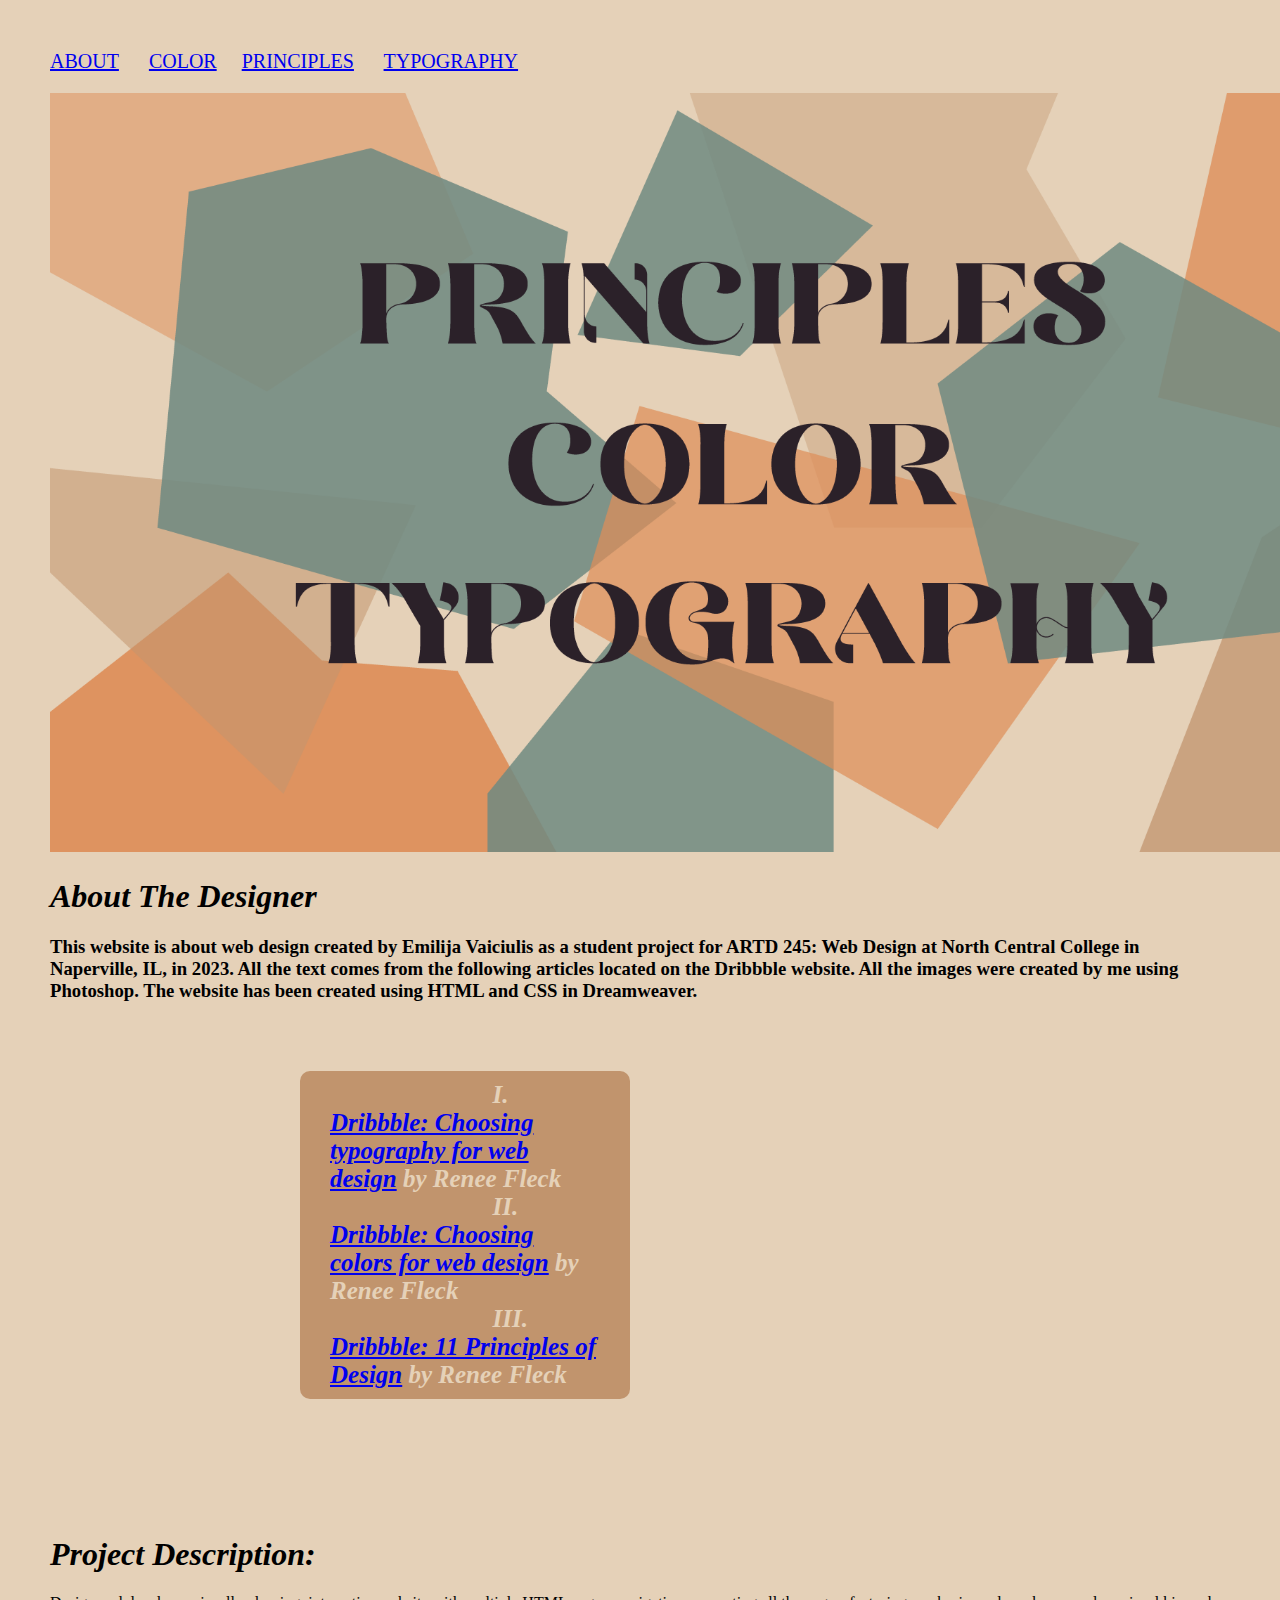
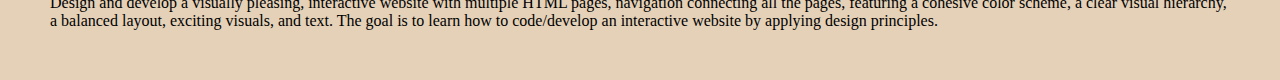
<file: index.html>
<!doctype html>
<html>
<head>
<meta charset="UTF-8">
<title>coding</title>

<link href="stylesheet.css" rel="stylesheet" type="text/css">
<style type="text/css">
body {
    background-color: #E5D1B8;
    margin-left: 50px;
    margin-top: 50px;
    margin-right: 50px;
    margin-bottom: 50px;
}
</style>
</head>
	
<body>
	<div class="container nav">
	  <p style="font-family: 'Playfair Display Regular Black'; font-size: 20px;"><a href="index.html">ABOUT</a>&nbsp; &nbsp; &nbsp; <a href="color.html">COLOR</a>&nbsp; &nbsp; &nbsp;<a><a href="principles.html">PRINCIPLES</a></a>&nbsp; &nbsp; &nbsp; <a><a href="typography.html">TYPOGRAPHY</a></a></p>
</div>
	
</body>
<img src="about.png" alt="" width="1350" class="image"/>
	<br>
	<body>
	<h1 class="About"><em><strong>About The Designer</strong></em></h1>
		
		<h3 class="text">This website is about web design created by Emilija Vaiciulis as a student project for ARTD 245: Web Design at North Central College in Naperville, IL, in 2023. All the text comes from the following articles located on the Dribbble website. All the images were created by me using Photoshop. The website has been created using HTML and CSS in Dreamweaver.
					<br>
			<br>
			<br>
		
		</h3>
		
	
  <p><ol class="list">&nbsp; &nbsp; &nbsp; &nbsp; &nbsp; &nbsp; &nbsp; &nbsp; &nbsp; &nbsp; &nbsp; &nbsp; &nbsp; I. <a href="https://dribbble.com/stories/2020/08/17/choosing-typography-for-web-design">Dribbble: Choosing typography for web design</a> by Renee Fleck <br>
		 &nbsp; &nbsp; &nbsp; &nbsp; &nbsp; &nbsp; &nbsp; &nbsp; &nbsp; &nbsp; &nbsp; &nbsp; &nbsp; II. <a href="https://dribbble.com/stories/2018/12/19/choosing-colors-for-web-design-a-practical-ui-color-application-guide">Dribbble: Choosing colors for web design</a> by Renee Fleck <br>
		&nbsp; &nbsp; &nbsp; &nbsp; &nbsp; &nbsp; &nbsp; &nbsp; &nbsp; &nbsp; &nbsp; &nbsp; &nbsp; III. <a href="https://dribbble.com/resources/principles-of-design">Dribbble: 11 Principles of Design</a> by Renee Fleck</ol>
		</p>
	<br>
	<br>
	<br>
	<br>
	<br>

		
	<div class="w3-container w3-red">
  <p>
	  <h1><em>Project Description:

</em></h1>
		Design and develop a visually pleasing, interactive website with multiple HTML pages, navigation connecting all the pages, featuring a cohesive color scheme, a clear visual hierarchy, a balanced layout, exciting visuals, and text. The goal is to learn how to code/develop an interactive website by applying design principles.
			
		</p>
</div>
		
</body>
</html>
</file>
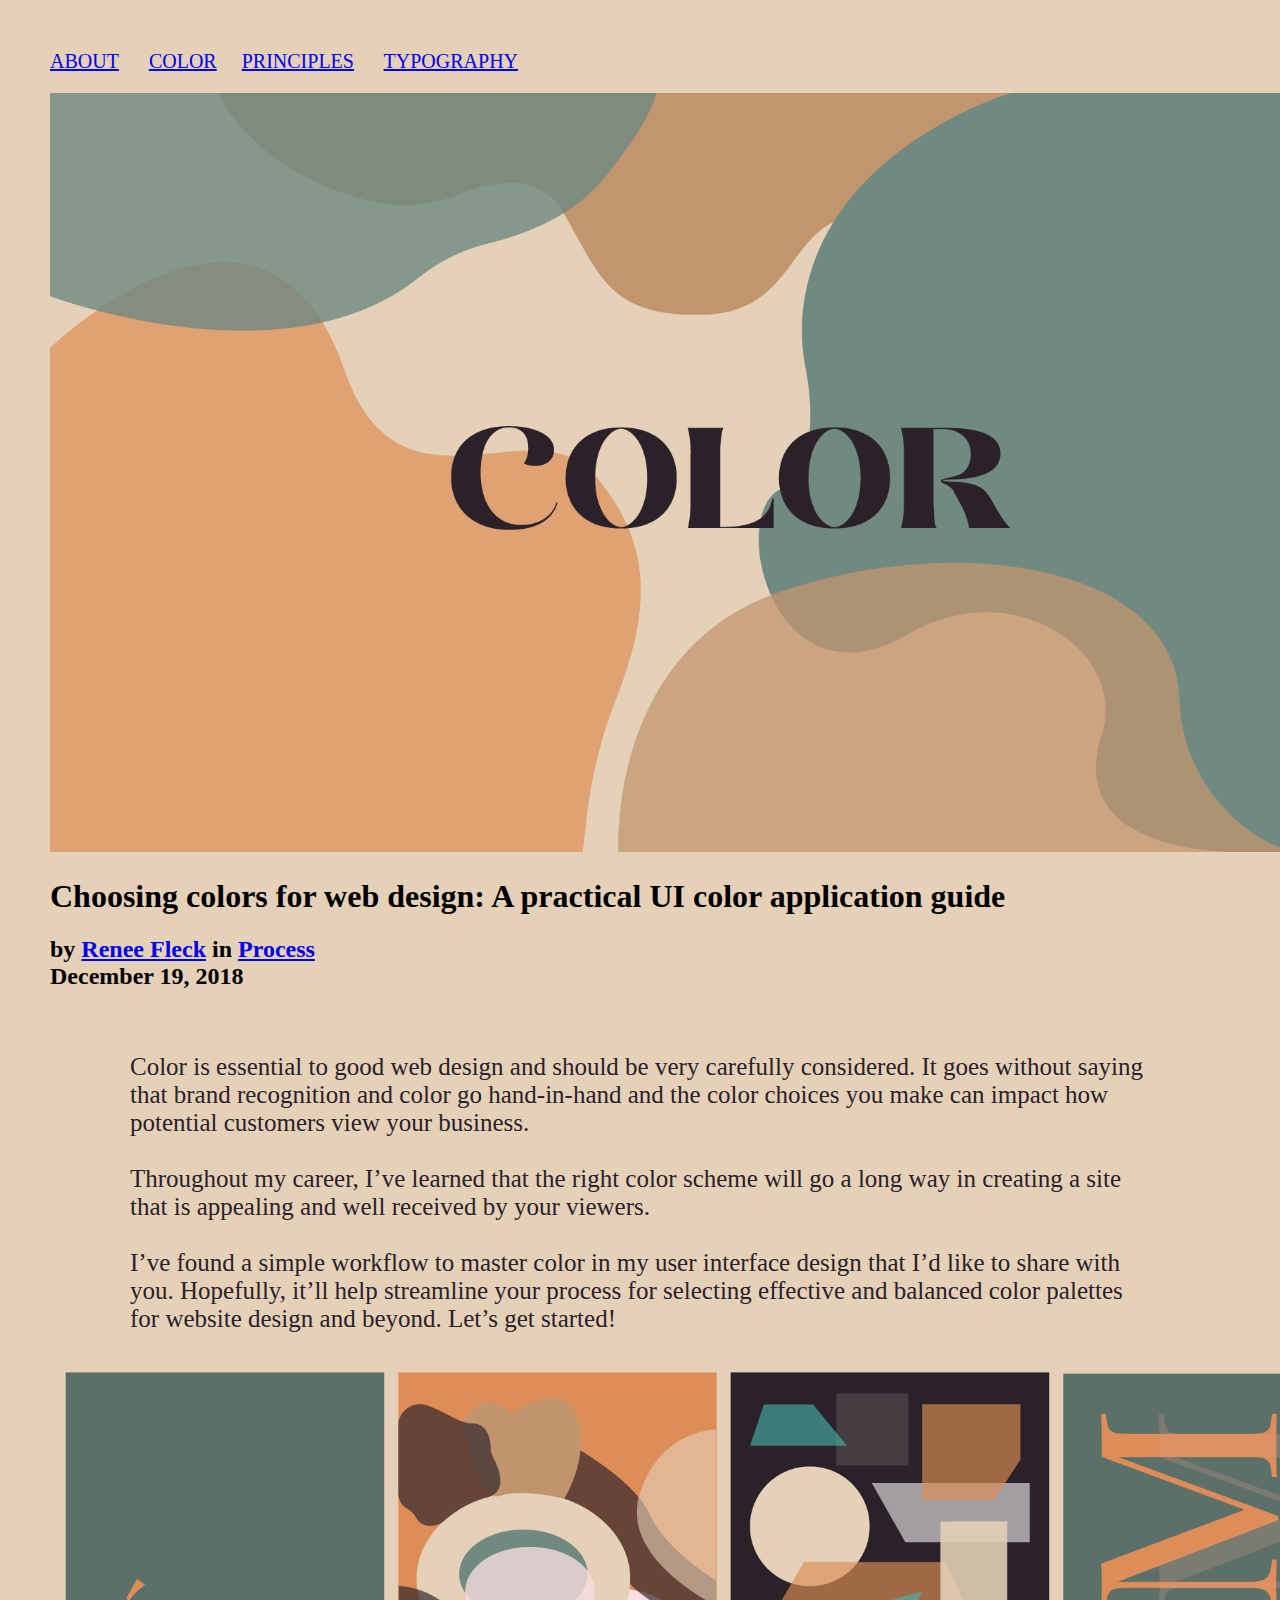
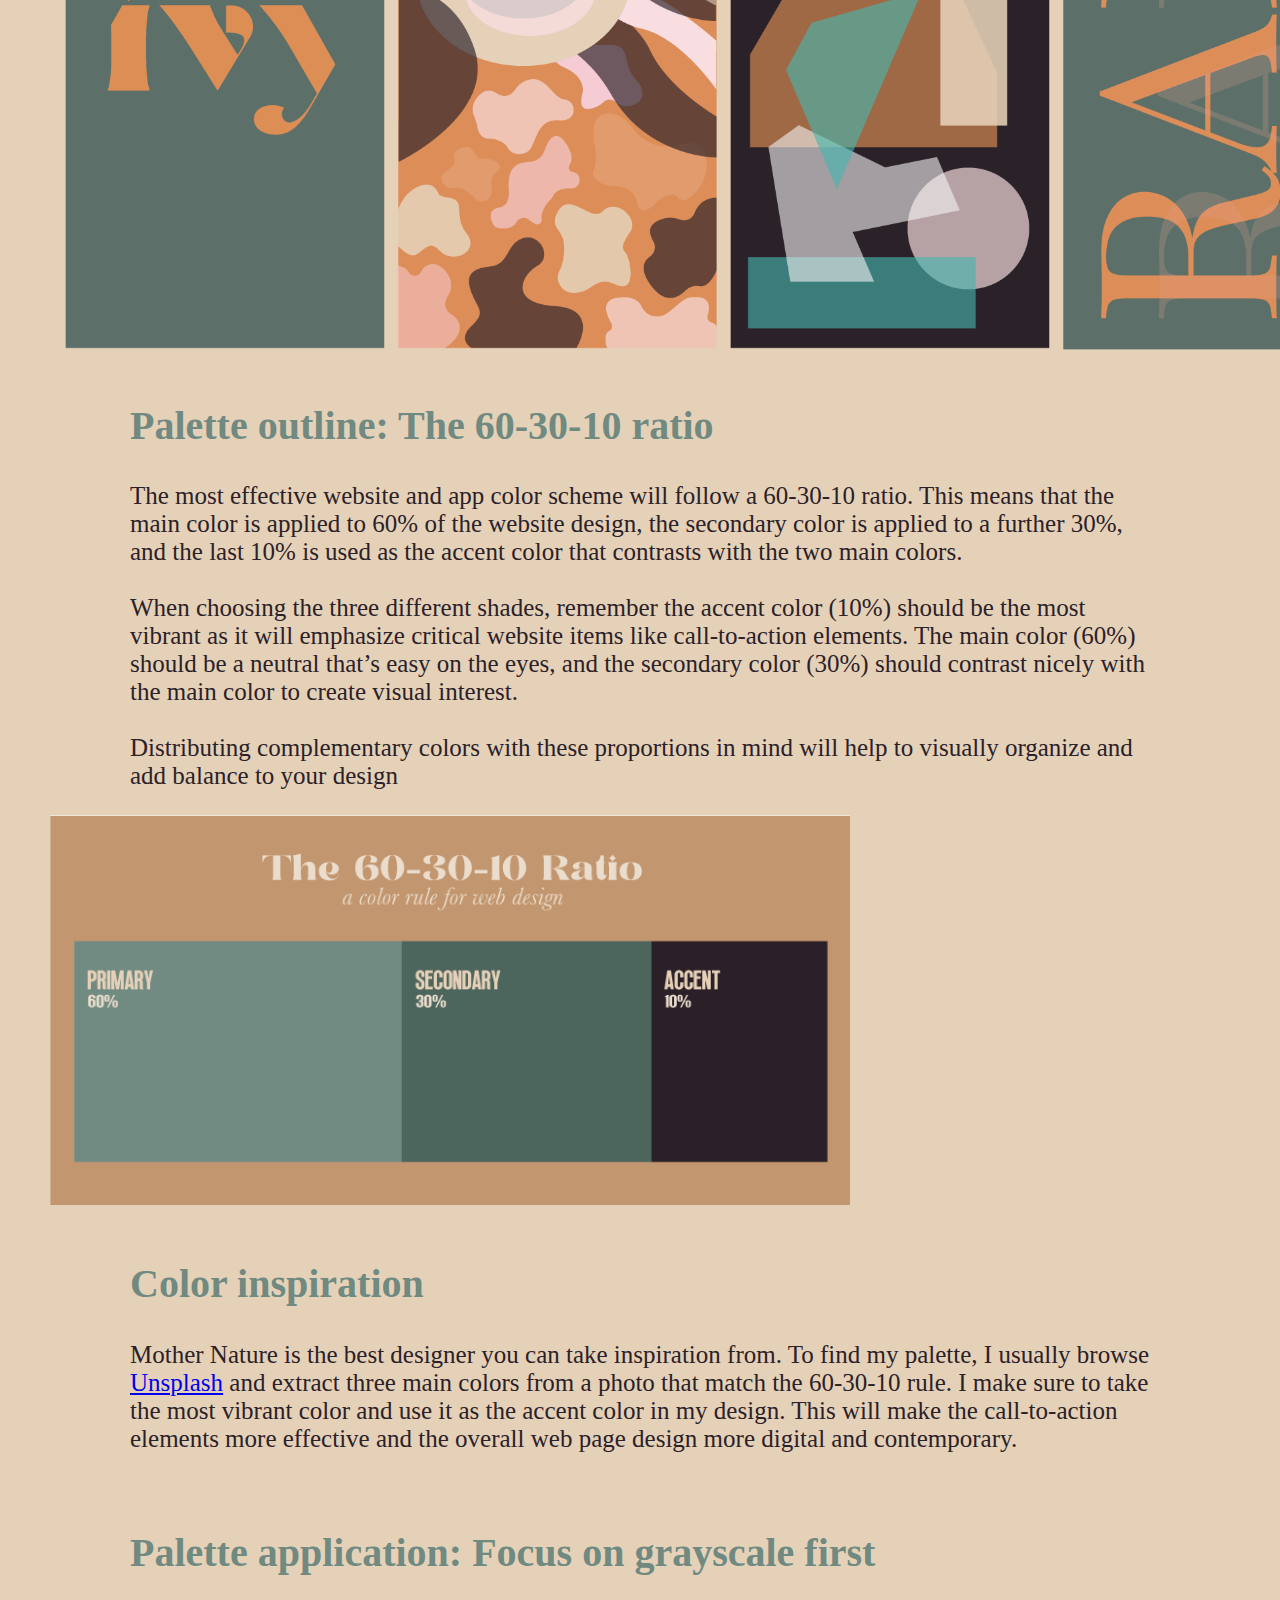
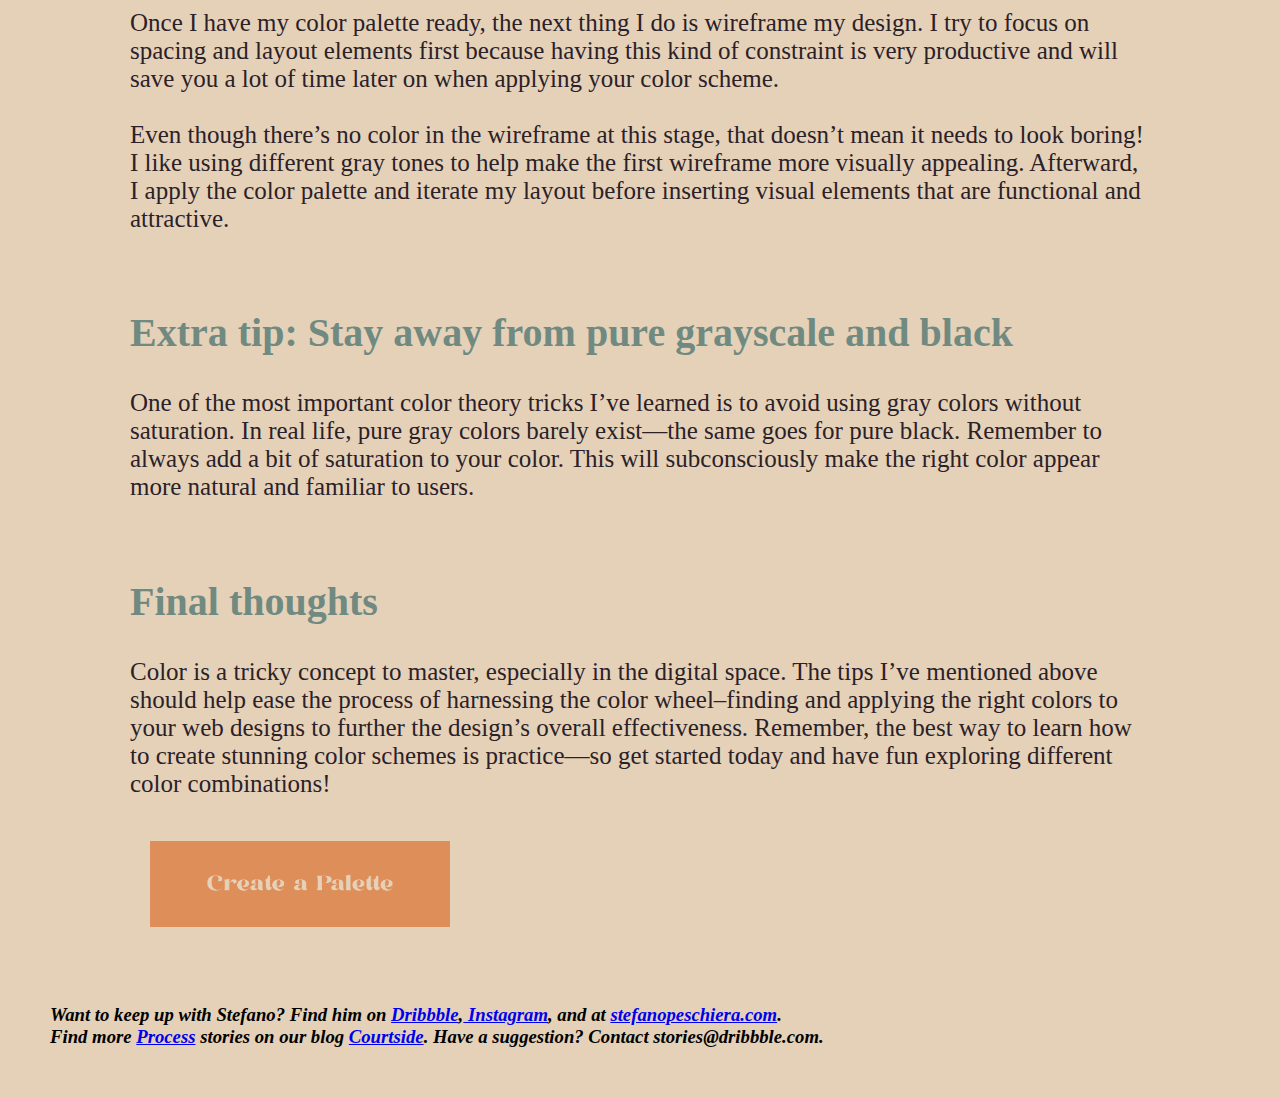
<file: color.html>
<!doctype html>
<html>
<head>
<meta charset="UTF-8">
<title>code</title>
<link href="stylesheet.css" rel="stylesheet" type="text/css">
<style type="text/css">
body {
    background-color: #E5D1B8;
    margin-left: 50px;
    margin-top: 50px;
    margin-right: 50px;
    margin-bottom: 50px;
}
</style>
</head>

<body>
<div class="container nav">
		<p style="font-family: 'Playfair Display Regular Black'; font-size: 20px;"><a href="index.html">ABOUT</a>&nbsp; &nbsp; &nbsp; <a href="color.html">COLOR</a>&nbsp; &nbsp; &nbsp;<a href="principles.html">PRINCIPLES</a>&nbsp; &nbsp; &nbsp; <a href="typography.html">TYPOGRAPHY</a></p>
</div>
<img src="color.png" width="1350" alt=""/> <span style="color: #E5D1B8"></span>
	
	<h1 class="head1">Choosing colors for web design: A practical UI color application guide</h1>
<h2 class="colorwho">by <a href="https://dribbble.com/reneefleck">Renee Fleck</a> in <a href="https://dribbble.com/stories/categories/process">Process</a> 
<br>December 19, 2018</h2>
	<br>
	<p class="typp2">Color is essential to good web design and should be very carefully considered. It goes without saying that brand recognition and color go hand-in-hand and the color choices you make can impact how potential customers view your business.
<br>
<br>Throughout my career, I’ve learned that the right color scheme will go a long way in creating a site that is appealing and well received by your viewers.
<br>
<br> I’ve found a simple workflow to master color in my user interface design that I’d like to share with you. Hopefully, it’ll help streamline your process for selecting effective and balanced color palettes for website design and beyond. Let’s get started!</p>
	
	<img src="colorimage.png" width="1350"  alt=""/>
<h2 class="typph2">Palette outline: The 60-30-10 ratio
</h2>
<p class="typp2">The most effective website and app color scheme will follow a 60-30-10 ratio. This means that the main color is applied to 60% of the website design, the secondary color is applied to a further 30%, and the last 10% is used as the accent color that contrasts with the two main colors.
<br>
<br>When choosing the three different shades, remember the accent color (10%) should be the most vibrant as it will emphasize critical website items like call-to-action elements. The main color (60%) should be a neutral that’s easy on the eyes, and the secondary color (30%) should contrast nicely with the main color to create visual interest.
<br>
<br>Distributing complementary colors with these proportions in mind will help to visually organize and add balance to your design</p>
	<img src="ratio.png" alt="" width="800" class="ratioimage"/><br>
	<br><h2 class="typph2">Color inspiration</h2>
	<p class="typp2">Mother Nature is the best designer you can take inspiration from. To find my palette, I usually browse <a href="https://unsplash.com">Unsplash</a> and extract three main colors from a photo that match the 60-30-10 rule. I make sure to take the most vibrant color and use it as the accent color in my design. This will make the call-to-action elements more effective and the overall web page design more digital and contemporary.</p>
	<br><h2 class="typph2">Palette application: Focus on grayscale first</h2>
	<p class="typp2">Once I have my color palette ready, the next thing I do is wireframe my design. I try to focus on spacing and layout elements first because having this kind of constraint is very productive and will save you a lot of time later on when applying your color scheme.
<br>
<br>Even though there’s no color in the wireframe at this stage, that doesn’t mean it needs to look boring! I like using different gray tones to help make the first wireframe more visually appealing. Afterward, I apply the color palette and iterate my layout before inserting visual elements that are functional and attractive.</p>
	<br><h2 class="typph2">Extra tip: Stay away from pure grayscale and black</h2>
	<p class="typp2">One of the most important color theory tricks I’ve learned is to avoid using gray colors without saturation. In real life, pure gray colors barely exist—the same goes for pure black. Remember to always add a bit of saturation to your color. This will subconsciously make the right color appear more natural and familiar to users.</p>
	
	<br><h2 class="typph2">Final thoughts
</h2>
	<p class="typp2">Color is a tricky concept to master, especially in the digital space. The tips I’ve mentioned above should help ease the process of harnessing the color wheel–finding and applying the right colors to your web designs to further the design’s overall effectiveness. Remember, the best way to learn how to create stunning color schemes is practice—so get started today and have fun exploring different color combinations!</p>
	
	<br>
    <a href="https://coolors.co"><img src="palette.png" width="300" alt="" class="button11"></a><br>
<br>
	<br>
	<br><h3 class="bottom"><em>Want to keep up with Stefano? Find him on <a href="https://dribbble.com/stefanopeschiera">Dribbble</a>,<a href="https://www.instagram.com/stefanopeschiera.design/"> Instagram</a>, and at <a href="https://www.stefanopeschiera.com">stefanopeschiera.com</a>. <br>
Find more <a href="https://dribbble.com/stories/categories/process">Process</a> stories on our blog <a href="https://dribbble.com/stories">Courtside</a>. Have a suggestion? Contact stories@dribbble.com.</em></h3>
</body>
</html>
</file>
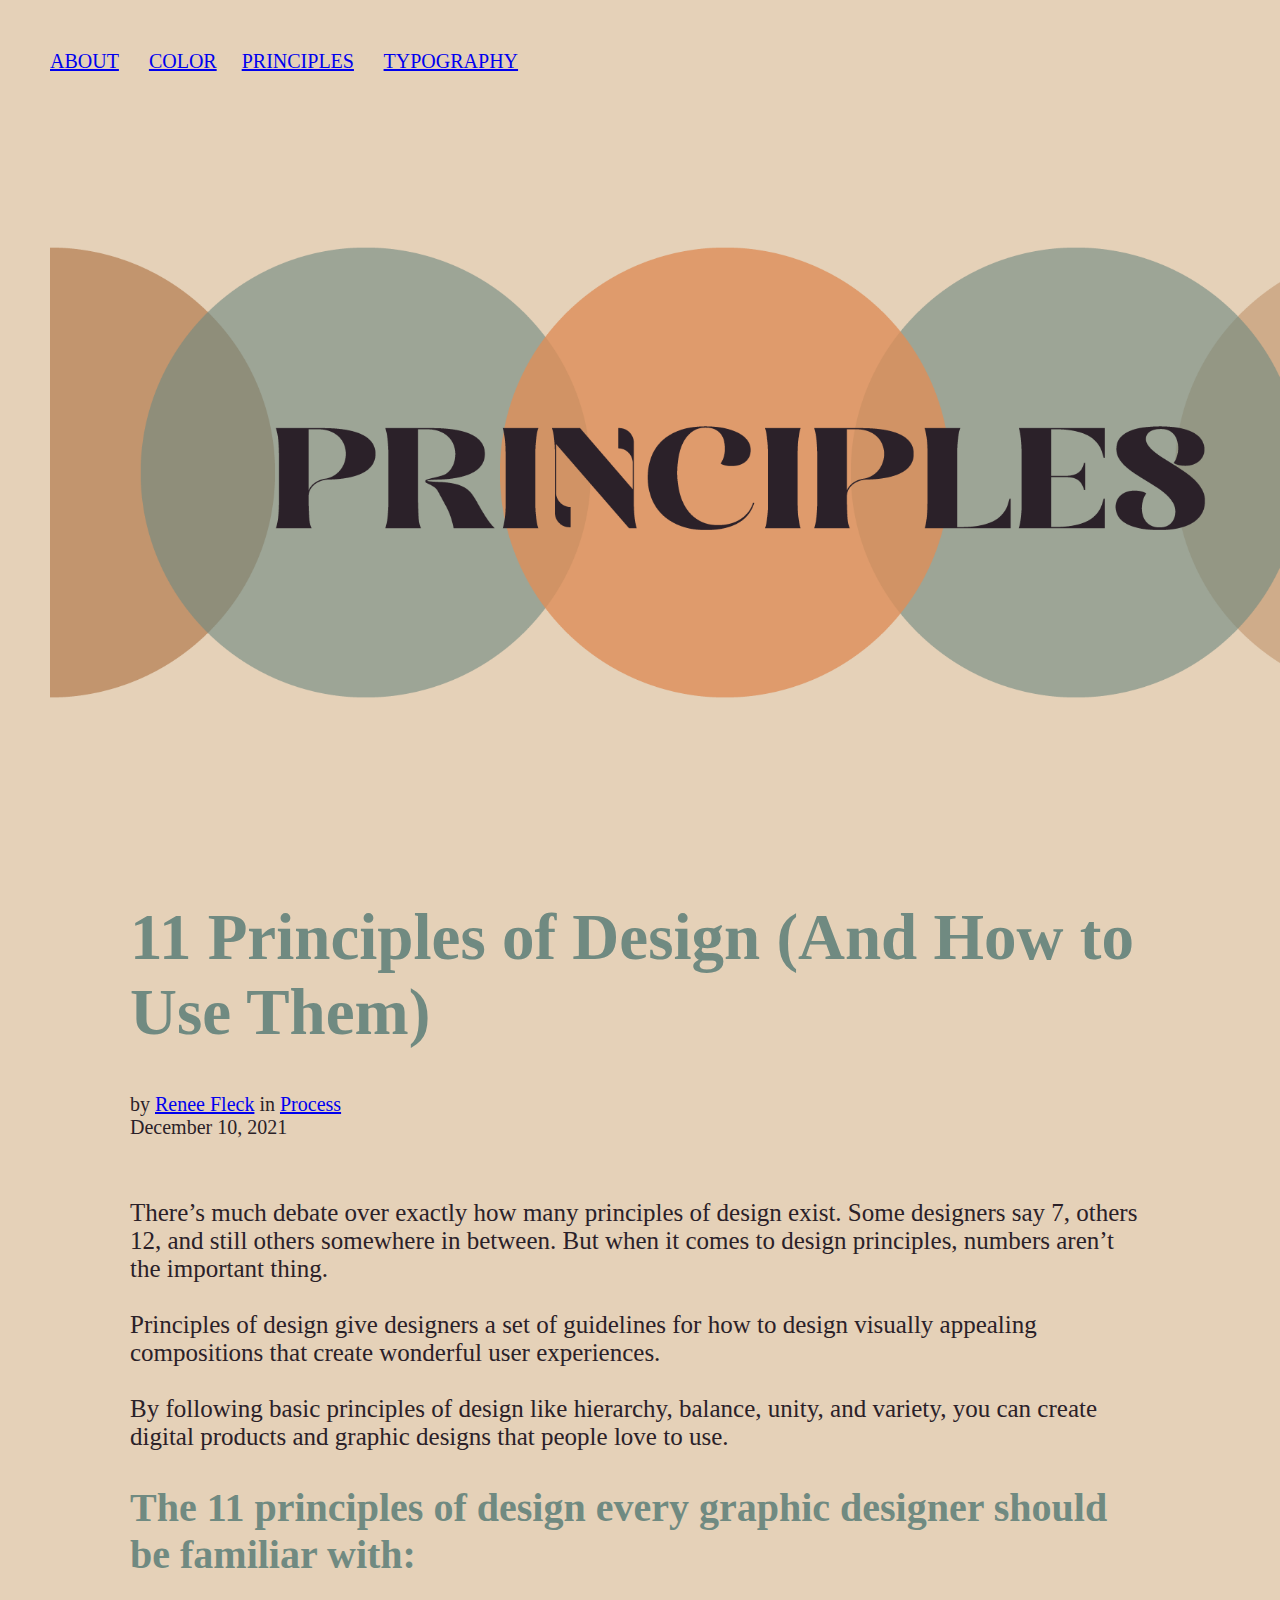
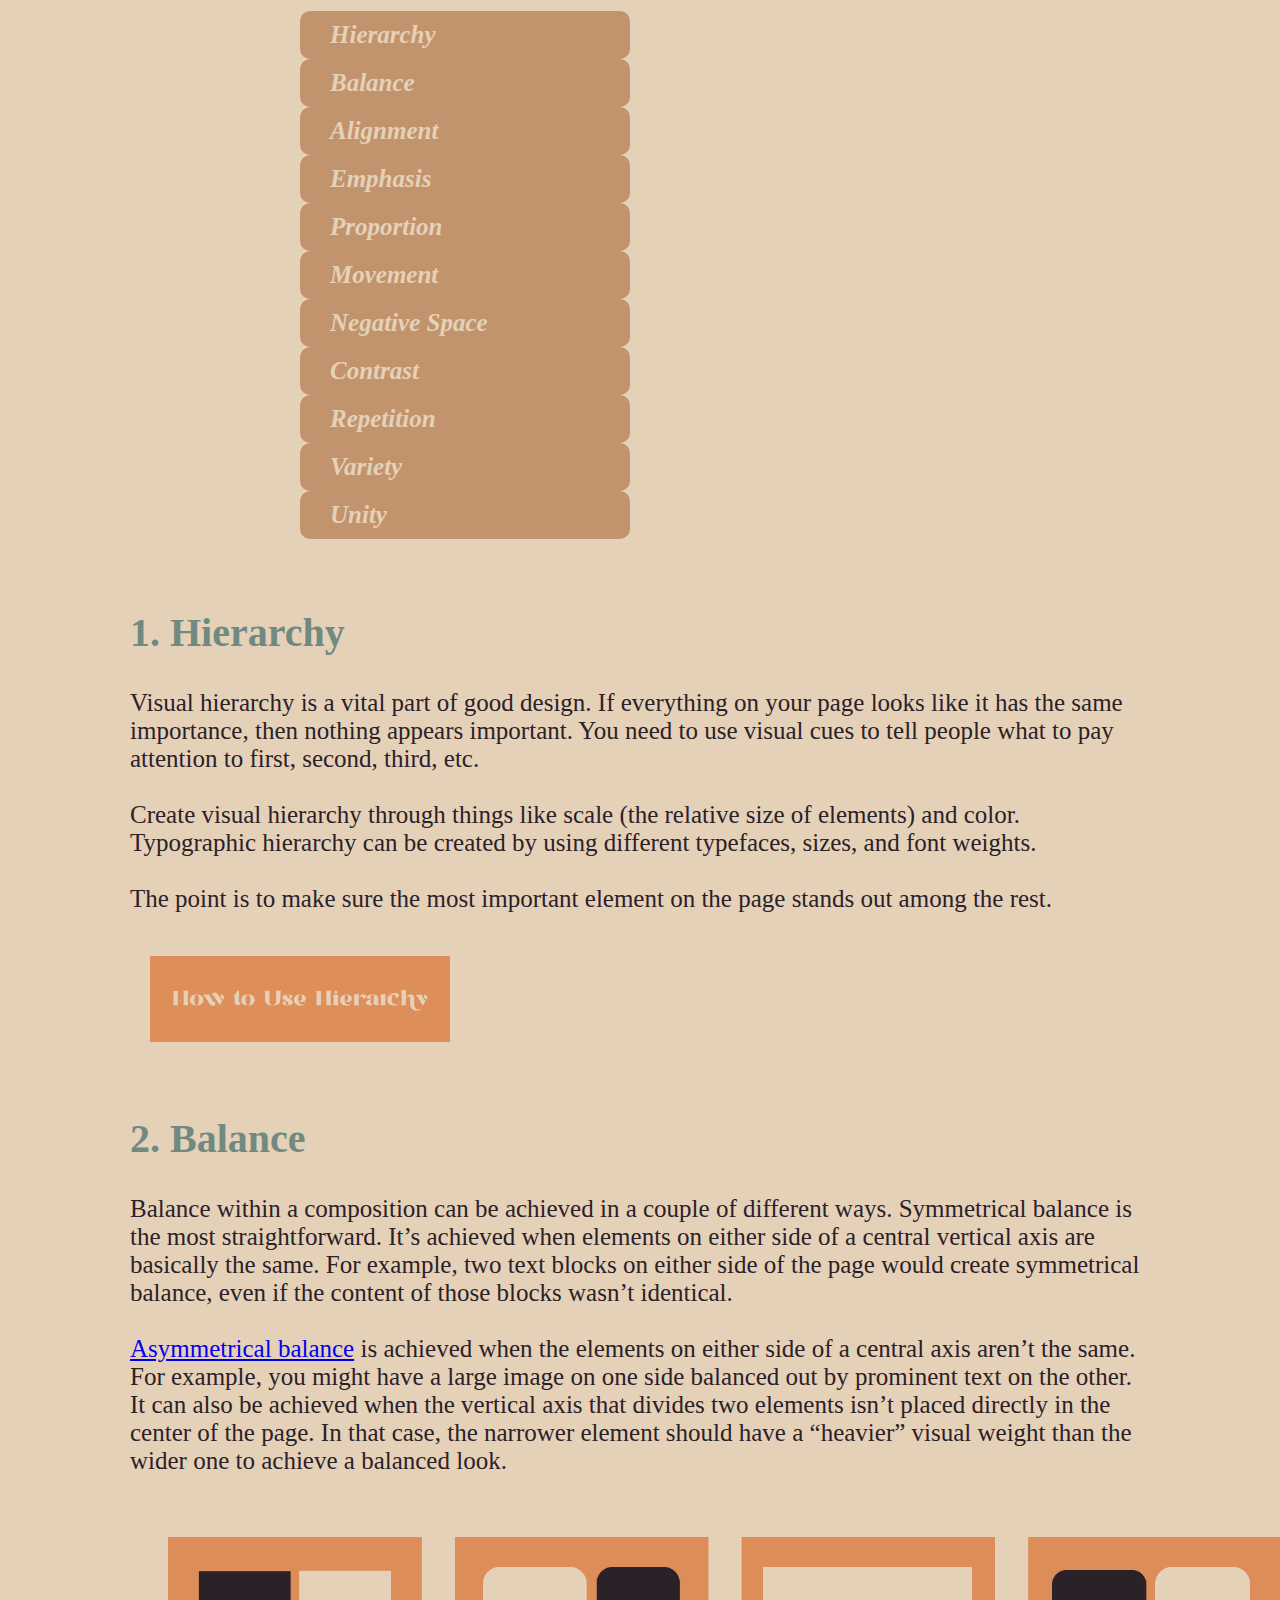
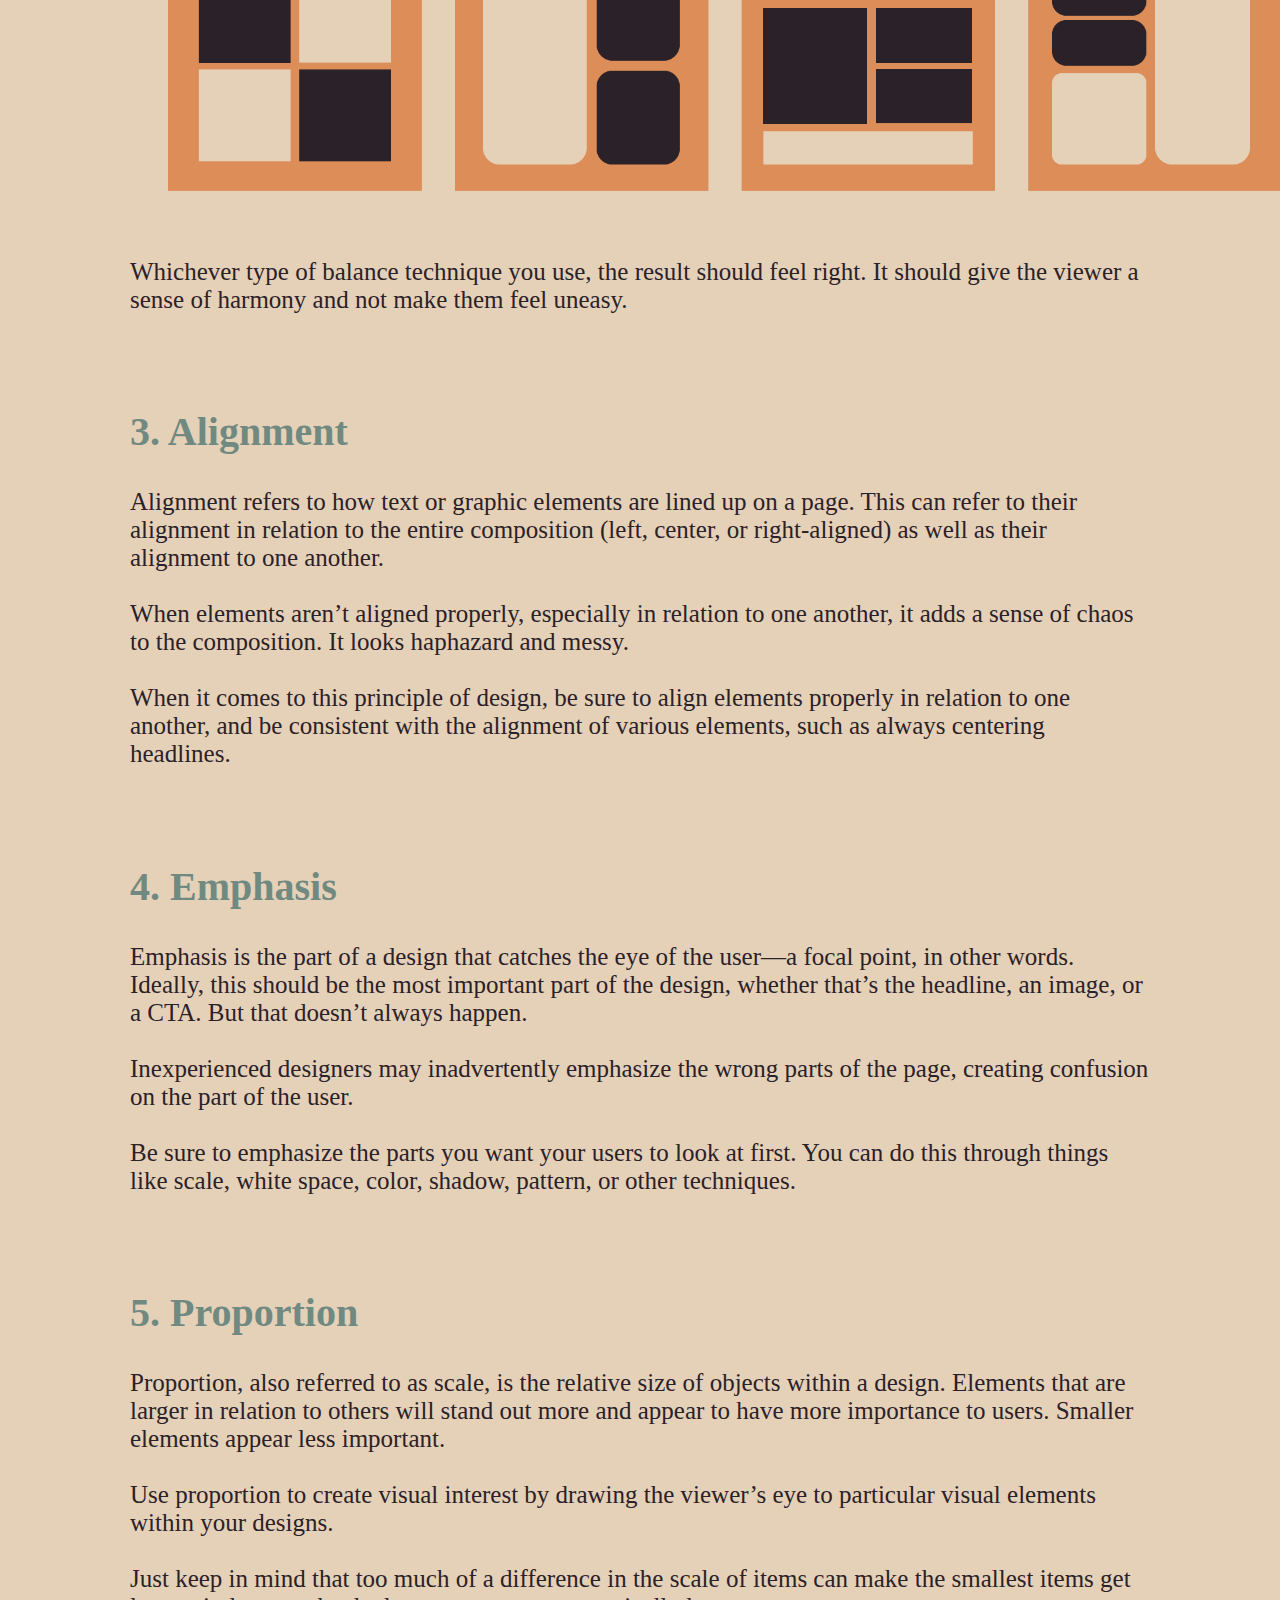
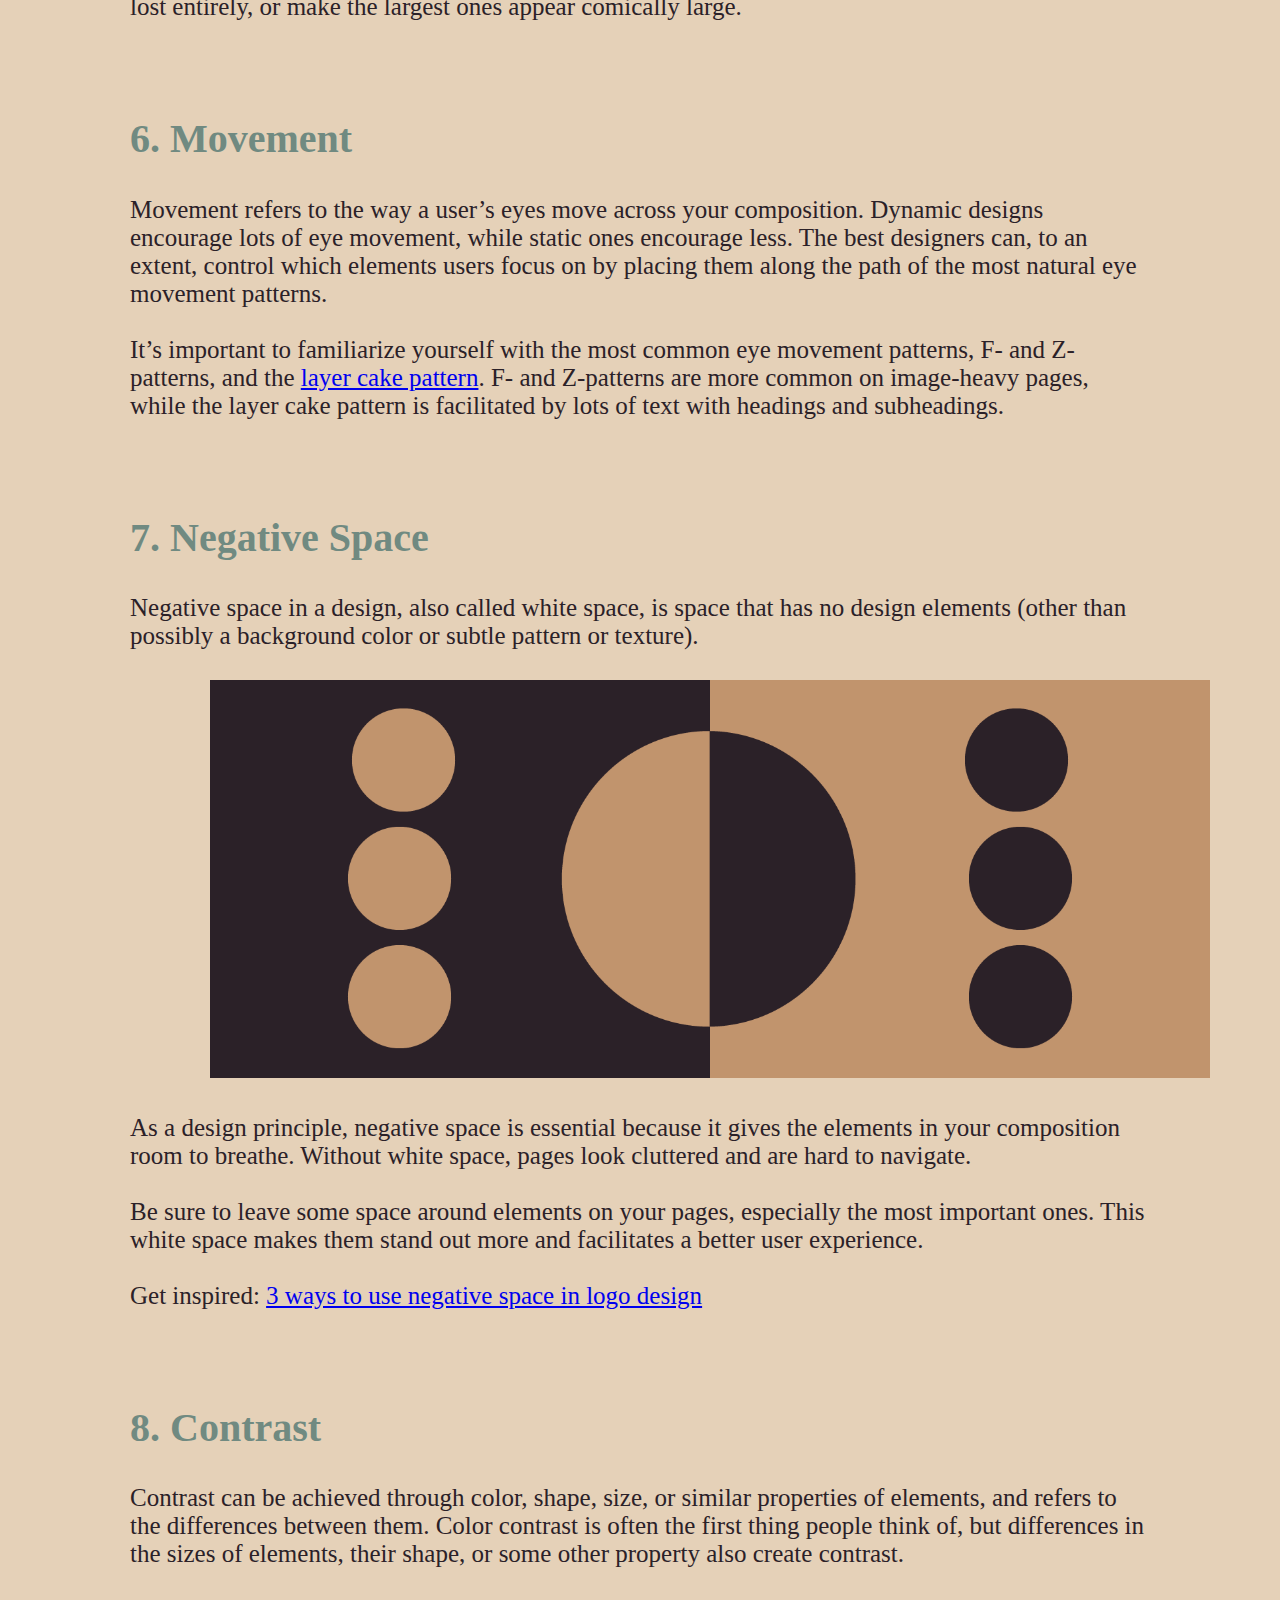
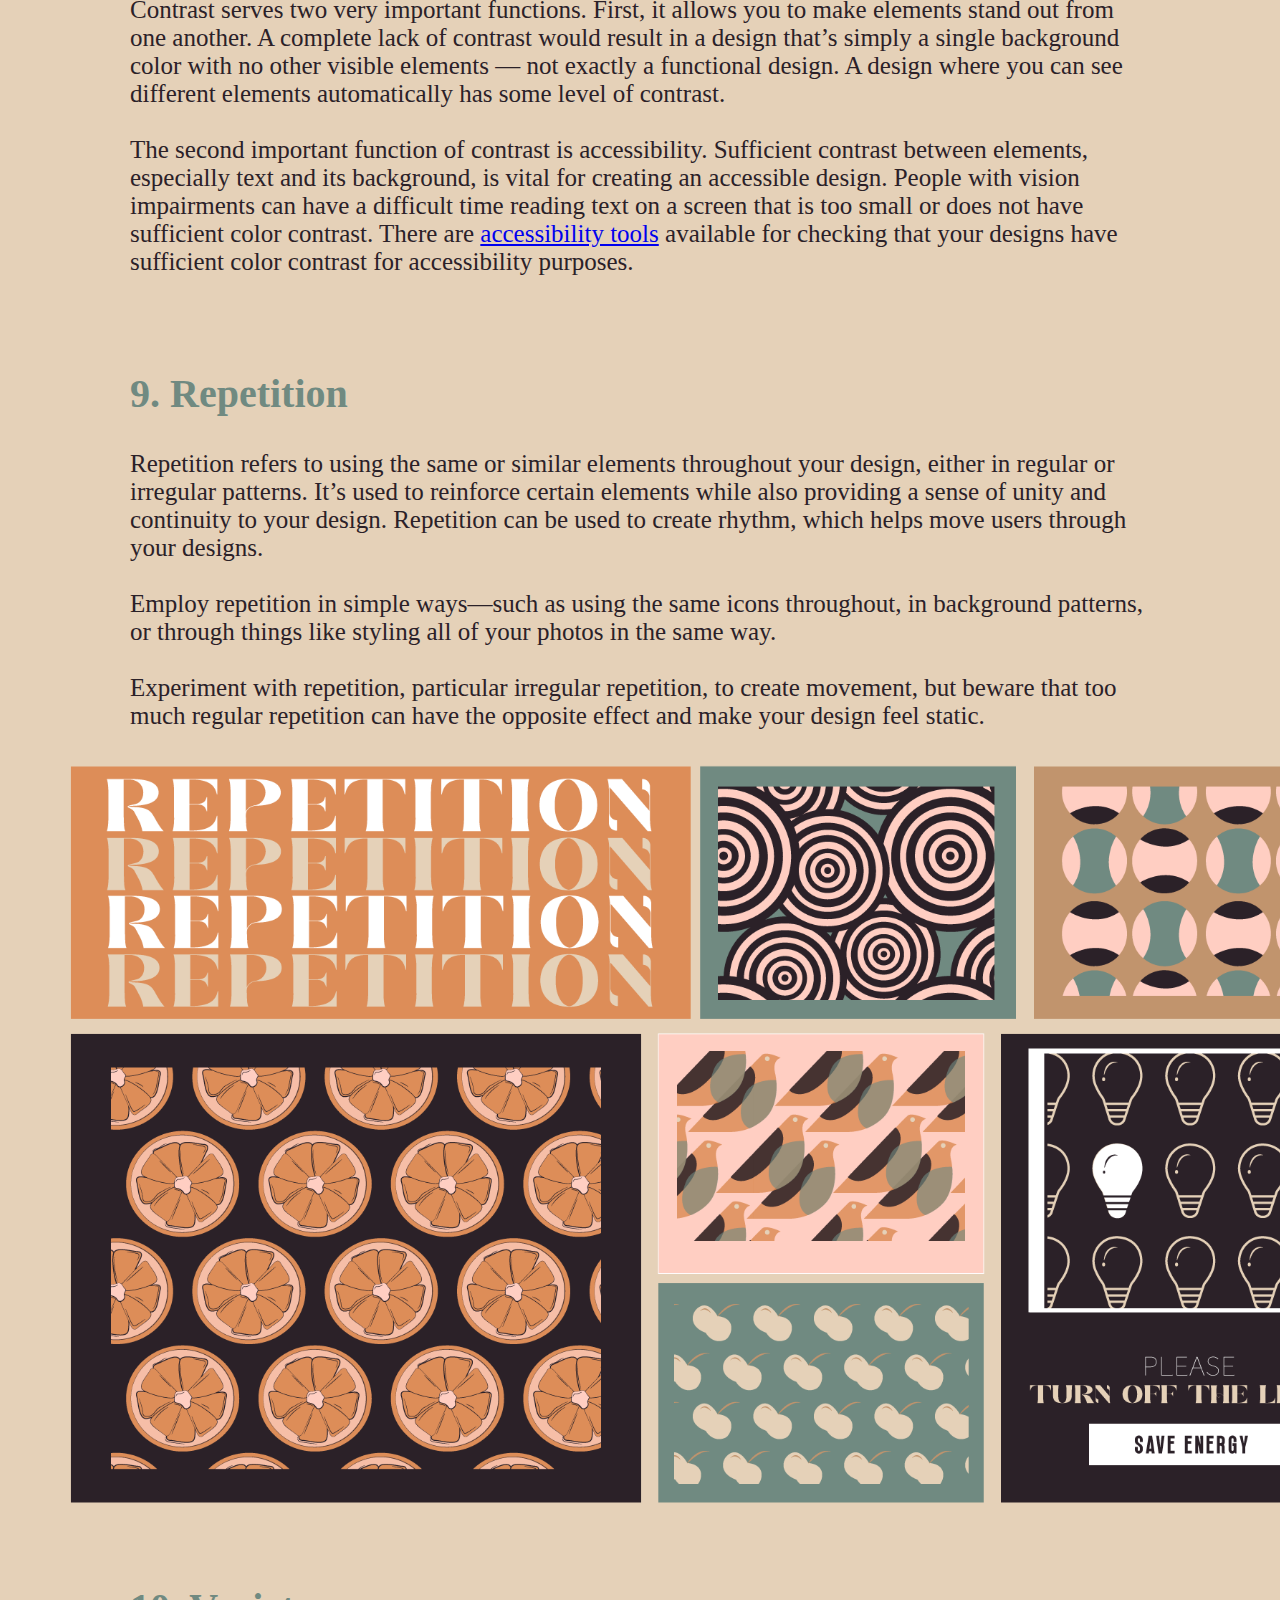
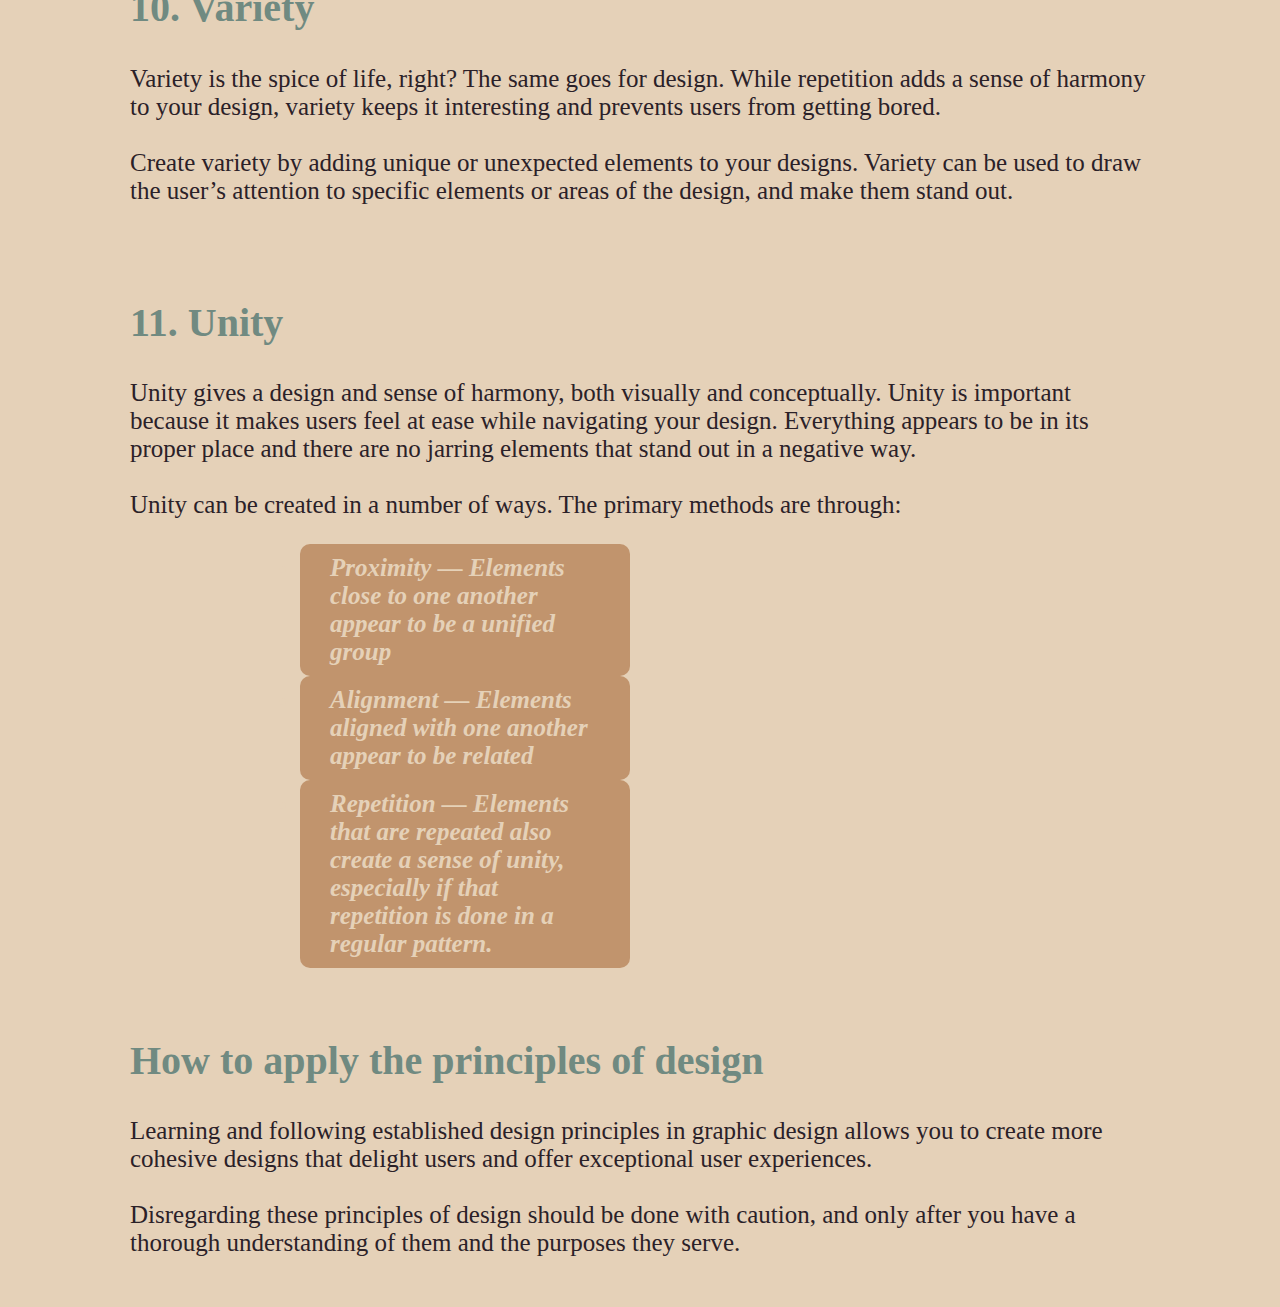
<file: principles.html>
<!doctype html>
<html>
<head>
<meta charset="UTF-8">
<title>Coding 2</title>
<link href="stylesheet.css" rel="stylesheet" type="text/css">
<style type="text/css">
body {
    background-color: #E5D1B8;
    margin-left: 50px;
    margin-top: 50px;
    margin-right: 50px;
    margin-bottom: 50px;
}
</style>
</head>

<body>
	
<div class="container nav">
		<p style="font-family: 'Playfair Display Regular Black'; font-size: 20px;"><a href="index.html">ABOUT</a>&nbsp; &nbsp; &nbsp; <a href="color.html">COLOR</a>&nbsp; &nbsp; &nbsp;<a><a href="principles.html">PRINCIPLES</a></a>&nbsp; &nbsp; &nbsp; <a><a href="typography.html">TYPOGRAPHY</a></a></p>
</div>
	
	
	
<img src="principles.png" width="1350" alt=""/>
	<h1 class="head2">11 Principles of Design (And How to Use Them)</h1>
	<h2 class="typh2">by <a href="https://dribbble.com/reneefleck">Renee Fleck</a> in <a href="https://dribbble.com/stories/categories/process">Process</a> 
<br>December 10, 2021</h2>
	<br>
	
	<p class="typp2">There’s much debate over exactly how many principles of design exist. Some designers say 7, others 12, and still others somewhere in between. But when it comes to design principles, numbers aren’t the important thing. <br>
	  <br>
	  Principles of design give designers a set of guidelines for how to design visually appealing compositions that create wonderful user experiences. <br>
		
	  <br>By following basic principles of design like hierarchy, balance, unity, and variety, you can create digital products and graphic designs that people love to use.
</p>
	<h2 class="typph2">The 11 principles of design every graphic designer should be familiar with:

</h2>
	<li class="list">Hierarchy</li>
	<li class="list">Balance</li>
	<li class="list">Alignment</li>
	<li class="list">Emphasis</li>
	<li class="list">Proportion</li>
	<li class="list">Movement</li>
	<li class="list">Negative Space</li>
	<li class="list">Contrast</li>
	<li class="list">Repetition</li>
	<li class="list">Variety</li>
	<li class="list">Unity</li>
	<br>
	<br><h2 class="typph2">1. Hierarchy
	</h2>
<p class="typp2">Visual hierarchy is a vital part of good design. If everything on your page looks like it has the same importance, then nothing appears important. You need to use visual cues to tell people what to pay attention to first, second, third, etc.
<br>
<br>Create visual hierarchy through things like scale (the relative size of elements) and color. Typographic hierarchy can be created by using different typefaces, sizes, and font weights.
<br>
<br>The point is to make sure the most important element on the page stands out among the rest.</p>
	<br>
    <a href="https://blog.shillingtoneducation.com/typography-inspiration/"><img src="hierarchy.png" alt="" width="300" class="button11"></a><br>
	<br>
	<br><h2 class="typph2">2. Balance
</h2>
<p class="typp2">Balance within a composition can be achieved in a couple of different ways. Symmetrical balance is the most straightforward. It’s achieved when elements on either side of a central vertical axis are basically the same. For example, two text blocks on either side of the page would create symmetrical balance, even if the content of those blocks wasn’t identical.
<br>
  <br>
<strong><a href="https://dribbble.com/stories/2020/02/05/asymmetrical-layouts-ui-design">Asymmetrical balance</a></strong> is achieved when the elements on either side of a central axis aren’t the same. For example, you might have a large image on one side balanced out by prominent text on the other. It can also be achieved when the vertical axis that divides two elements isn’t placed directly in the center of the page. In that case, the narrower element should have a “heavier” visual weight than the wider one to achieve a balanced look. <br>
<img src="balance.png" width="1200"  alt=""/>
<br>Whichever type of balance technique you use, the result should feel right. It should give the viewer a sense of harmony and not make them feel uneasy.</p>
	<br>
	<br><h2 class="typph2">3. Alignment

</h2>
<p class="typp2">Alignment refers to how text or graphic elements are lined up on a page. This can refer to their alignment in relation to the entire composition (left, center, or right-aligned) as well as their alignment to one another.
<br>
<br>When elements aren’t aligned properly, especially in relation to one another, it adds a sense of chaos to the composition. It looks haphazard and messy.
<br>
<br>When it comes to this principle of design, be sure to align elements properly in relation to one another, and be consistent with the alignment of various elements, such as always centering headlines.</p>
	<br>
	<br><h2 class="tpph2 typph2">4. Emphasis

</h2>
<p class="typp2">Emphasis is the part of a design that catches the eye of the user—a focal point, in other words. Ideally, this should be the most important part of the design, whether that’s the headline, an image, or a CTA. But that doesn’t always happen.
<br>
<br>Inexperienced designers may inadvertently emphasize the wrong parts of the page, creating confusion on the part of the user.
<br>
<br>Be sure to emphasize the parts you want your users to look at first. You can do this through things like scale, white space, color, shadow, pattern, or other techniques.</p>
	<br>
	<br><h2 class="typph2">5. Proportion

</h2>
<p class="typp2">Proportion, also referred to as scale, is the relative size of objects within a design. Elements that are larger in relation to others will stand out more and appear to have more importance to users. Smaller elements appear less important.
<br>
<br>Use proportion to create visual interest by drawing the viewer’s eye to particular visual elements within your designs.
<br>
<br>Just keep in mind that too much of a difference in the scale of items can make the smallest items get lost entirely, or make the largest ones appear comically large.</p>
	<br>
	<br><h2 class="typph2">6. Movement

</h2>
	<p class="typp2">Movement refers to the way a user’s eyes move across your composition. Dynamic designs encourage lots of eye movement, while static ones encourage less. The best designers can, to an extent, control which elements users focus on by placing them along the path of the most natural eye movement patterns.
<br>
<br>
It’s important to familiarize yourself with the most common eye movement patterns, F- and Z-patterns, and the <strong><a href="https://www.nngroup.com/articles/layer-cake-pattern-scanning/">layer cake pattern</a></strong>. F- and Z-patterns are more common on image-heavy pages, while the layer cake pattern is facilitated by lots of text with headings and subheadings.</p>
	<br>
	<br><h2 class="typph2">7. Negative Space

</h2>
	<p class="typp2">Negative space in a design, also called white space, is space that has no design elements (other than possibly a background color or subtle pattern or texture).
<br>
	  <img src="negativespace.png"  alt="" width="1000" class="negativeimage"/> 
	  <br>As a design principle, negative space is essential because it gives the elements in your composition room to breathe. Without white space, pages look cluttered and are hard to navigate.
<br>
<br>Be sure to leave some space around elements on your pages, especially the most important ones. This white space makes them stand out more and facilitates a better user experience.
<br>
<br>
Get inspired: <strong><a href="https://dribbble.com/stories/2019/10/04/negative-space-logo-design">3 ways to use negative space in logo design</a></strong></p>
	<br>
	<br><h2 class="typph2">8. Contrast

</h2>
	<p class="typp2">Contrast can be achieved through color, shape, size, or similar properties of elements, and refers to the differences between them. Color contrast is often the first thing people think of, but differences in the sizes of elements, their shape, or some other property also create contrast.
<br>
<br>Contrast serves two very important functions. First, it allows you to make elements stand out from one another. A complete lack of contrast would result in a design that’s simply a single background color with no other visible elements — not exactly a functional design. A design where you can see different elements automatically has some level of contrast.
<br>
<br>
The second important function of contrast is accessibility. Sufficient contrast between elements, especially text and its background, is vital for creating an accessible design. People with vision impairments can have a difficult time reading text on a screen that is too small or does not have sufficient color contrast. There are <strong><a href="https://dribbble.com/stories/2019/08/30/5-accessibility-tools-to-check-your-design-s-contrast-ratio">accessibility tools</a></strong> available for checking that your designs have sufficient color contrast for accessibility purposes.</p>
	<br>
	<br><h2 class="typph2">9. Repetition

</h2>
<p class="typp2">Repetition refers to using the same or similar elements throughout your design, either in regular or irregular patterns. It’s used to reinforce certain elements while also providing a sense of unity and continuity to your design. Repetition can be used to create rhythm, which helps move users through your designs.
<br>
<br>Employ repetition in simple ways—such as using the same icons throughout, in background patterns, or through things like styling all of your photos in the same way.
<br>
<br>Experiment with repetition, particular irregular repetition, to create movement, but beware that too much regular repetition can have the opposite effect and make your design feel static.</p>
	<img src="repetition.png" width="1350"  alt=""/>
	<br>
	<br><h2 class="typph2">10. Variety

</h2>
<p class="typp2">Variety is the spice of life, right? The same goes for design. While repetition adds a sense of harmony to your design, variety keeps it interesting and prevents users from getting bored.
<br>
<br>Create variety by adding unique or unexpected elements to your designs. Variety can be used to draw the user’s attention to specific elements or areas of the design, and make them stand out.</p>
	<br>
	<br><h2 class="typph2">11. Unity</h2>
<p class="typp2">Unity gives a design and sense of harmony, both visually and conceptually. Unity is important because it makes users feel at ease while navigating your design. Everything appears to be in its proper place and there are no jarring elements that stand out in a negative way.
<br>
<br>Unity can be created in a number of ways. The primary methods are through:</p>
	<li class="list">Proximity — Elements close to one another appear to be a unified group</li>
	<li class="li list">Alignment — Elements aligned with one another appear to be related</li>
	<li class="list">Repetition — Elements that are repeated also create a sense of unity, especially if that repetition is done in a regular pattern.</li>
	<br>
	<br><h2 class="typph2">How to apply the principles of design

</h2>
<p class="typp2">Learning and following established design principles in graphic design allows you to create more cohesive designs that delight users and offer exceptional user experiences.
<br>
<br>Disregarding these principles of design should be done with caution, and only after you have a thorough understanding of them and the purposes they serve. </p>
	
	</body>
</html>
</file>
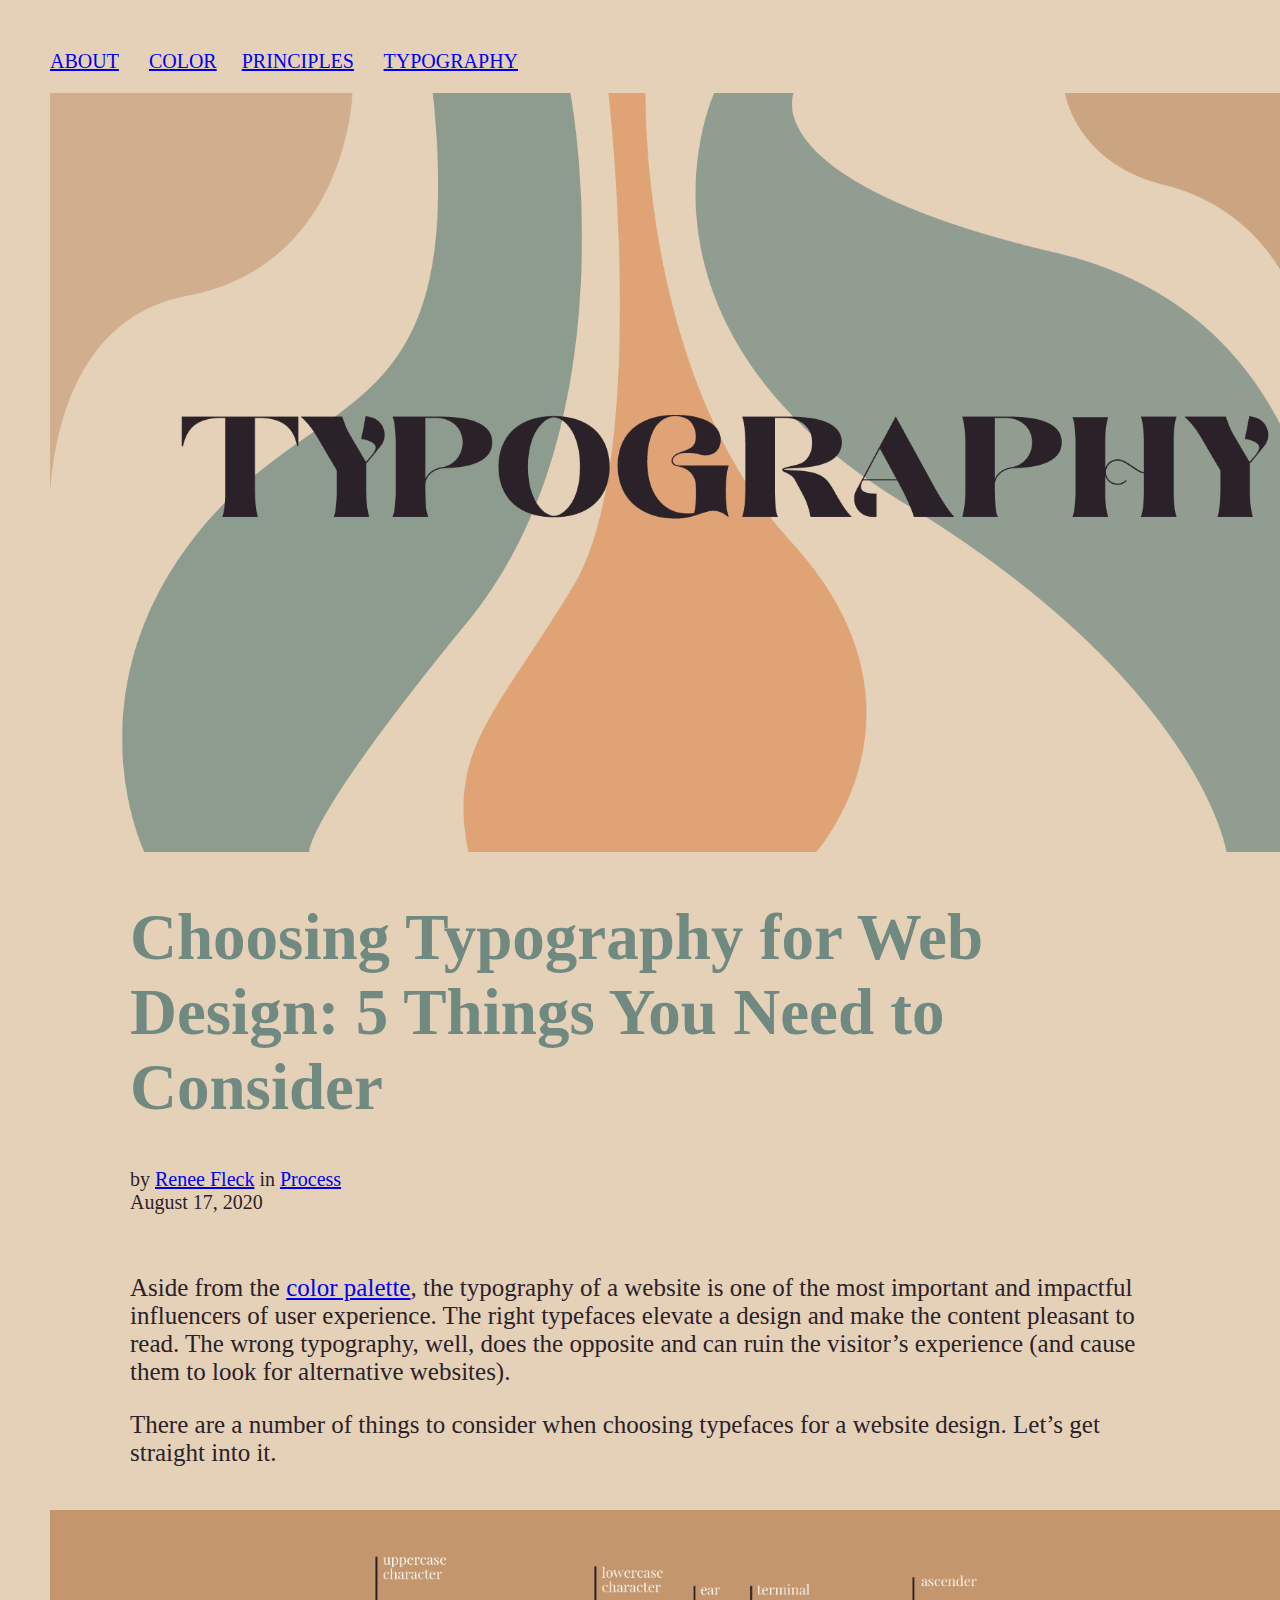
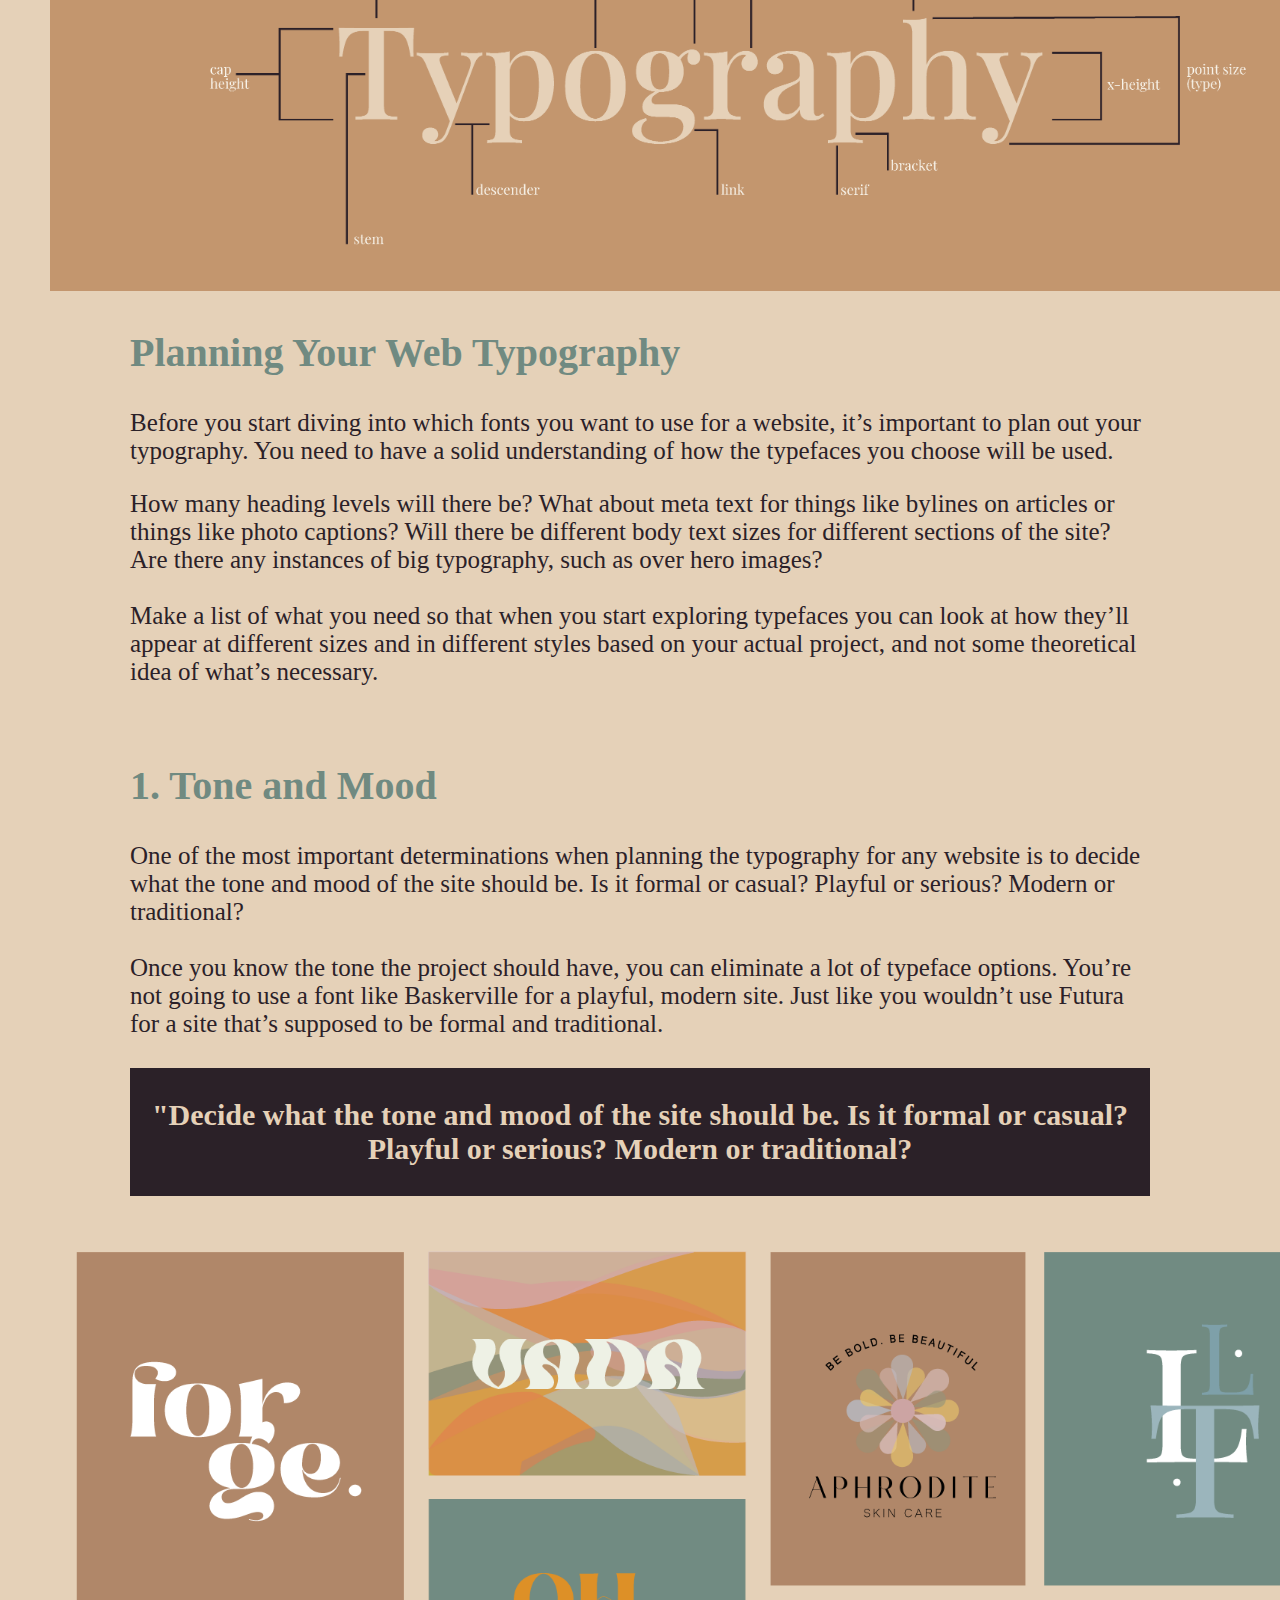
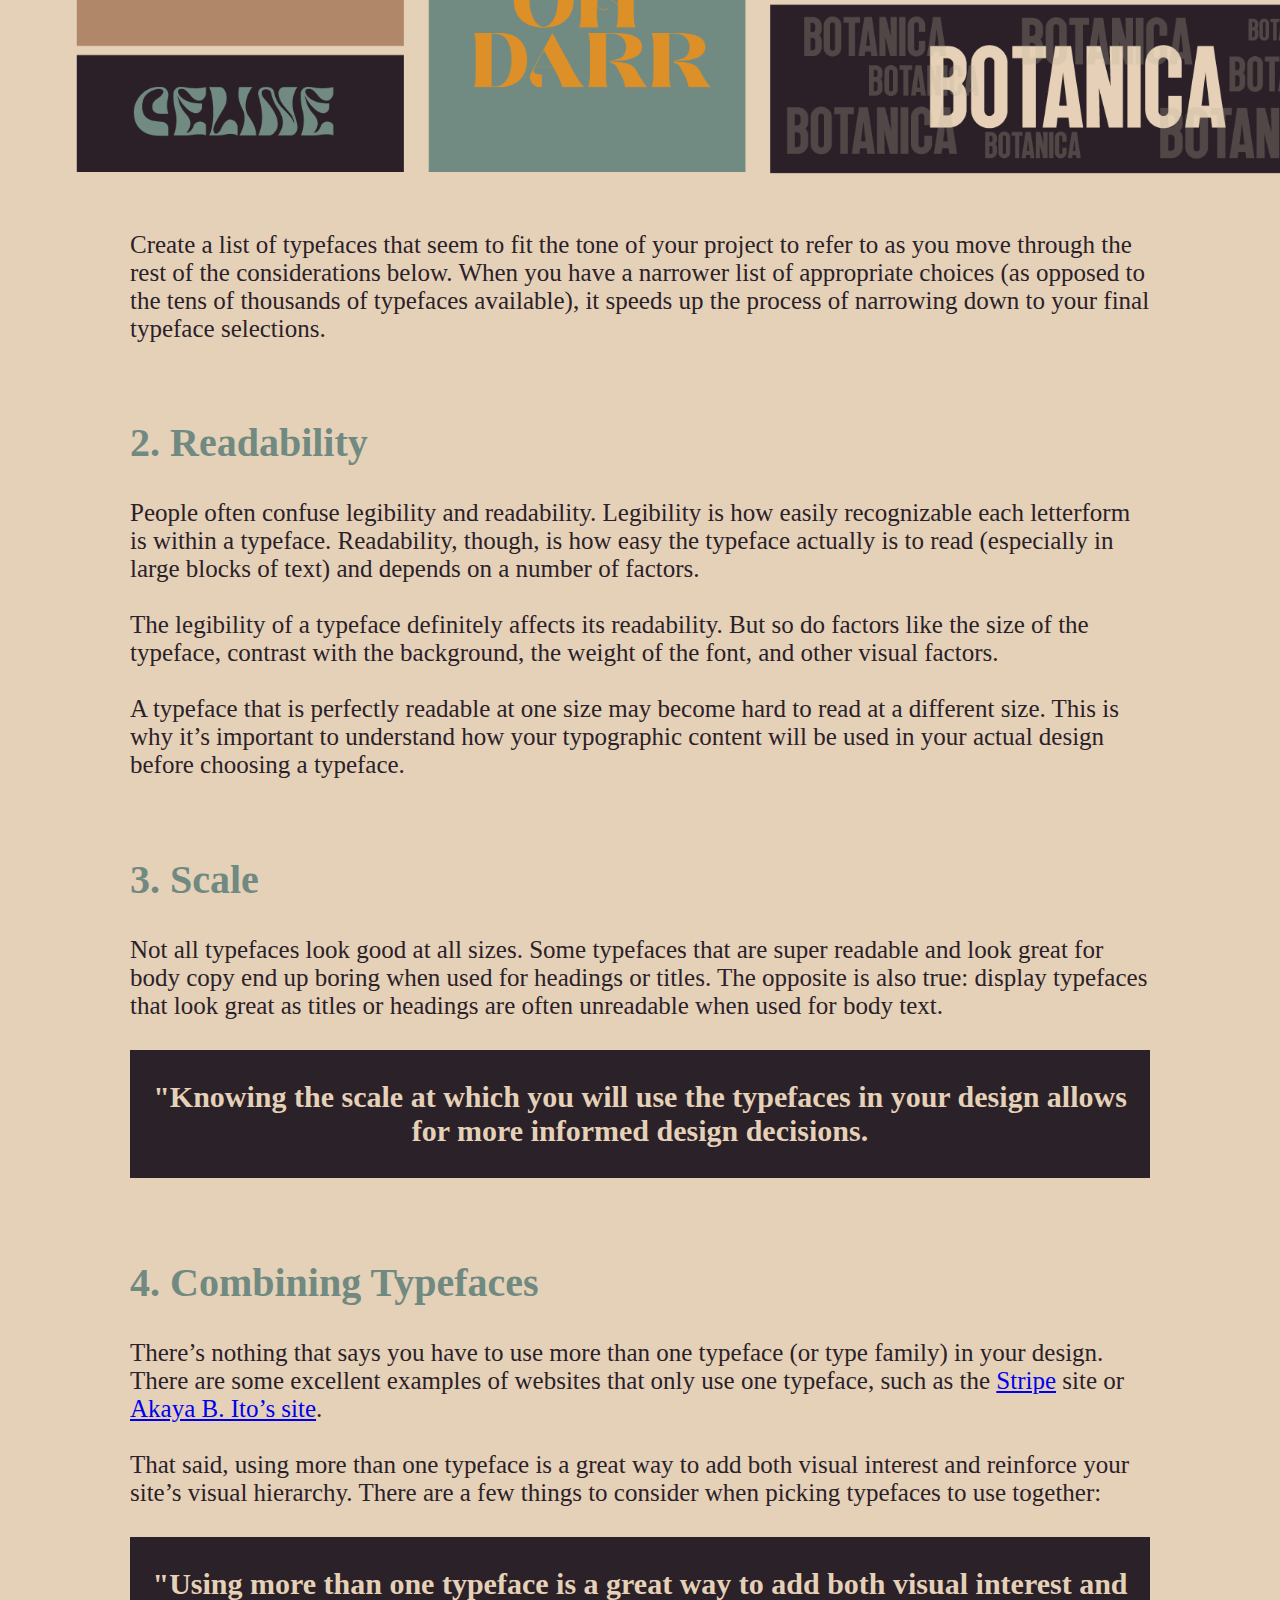
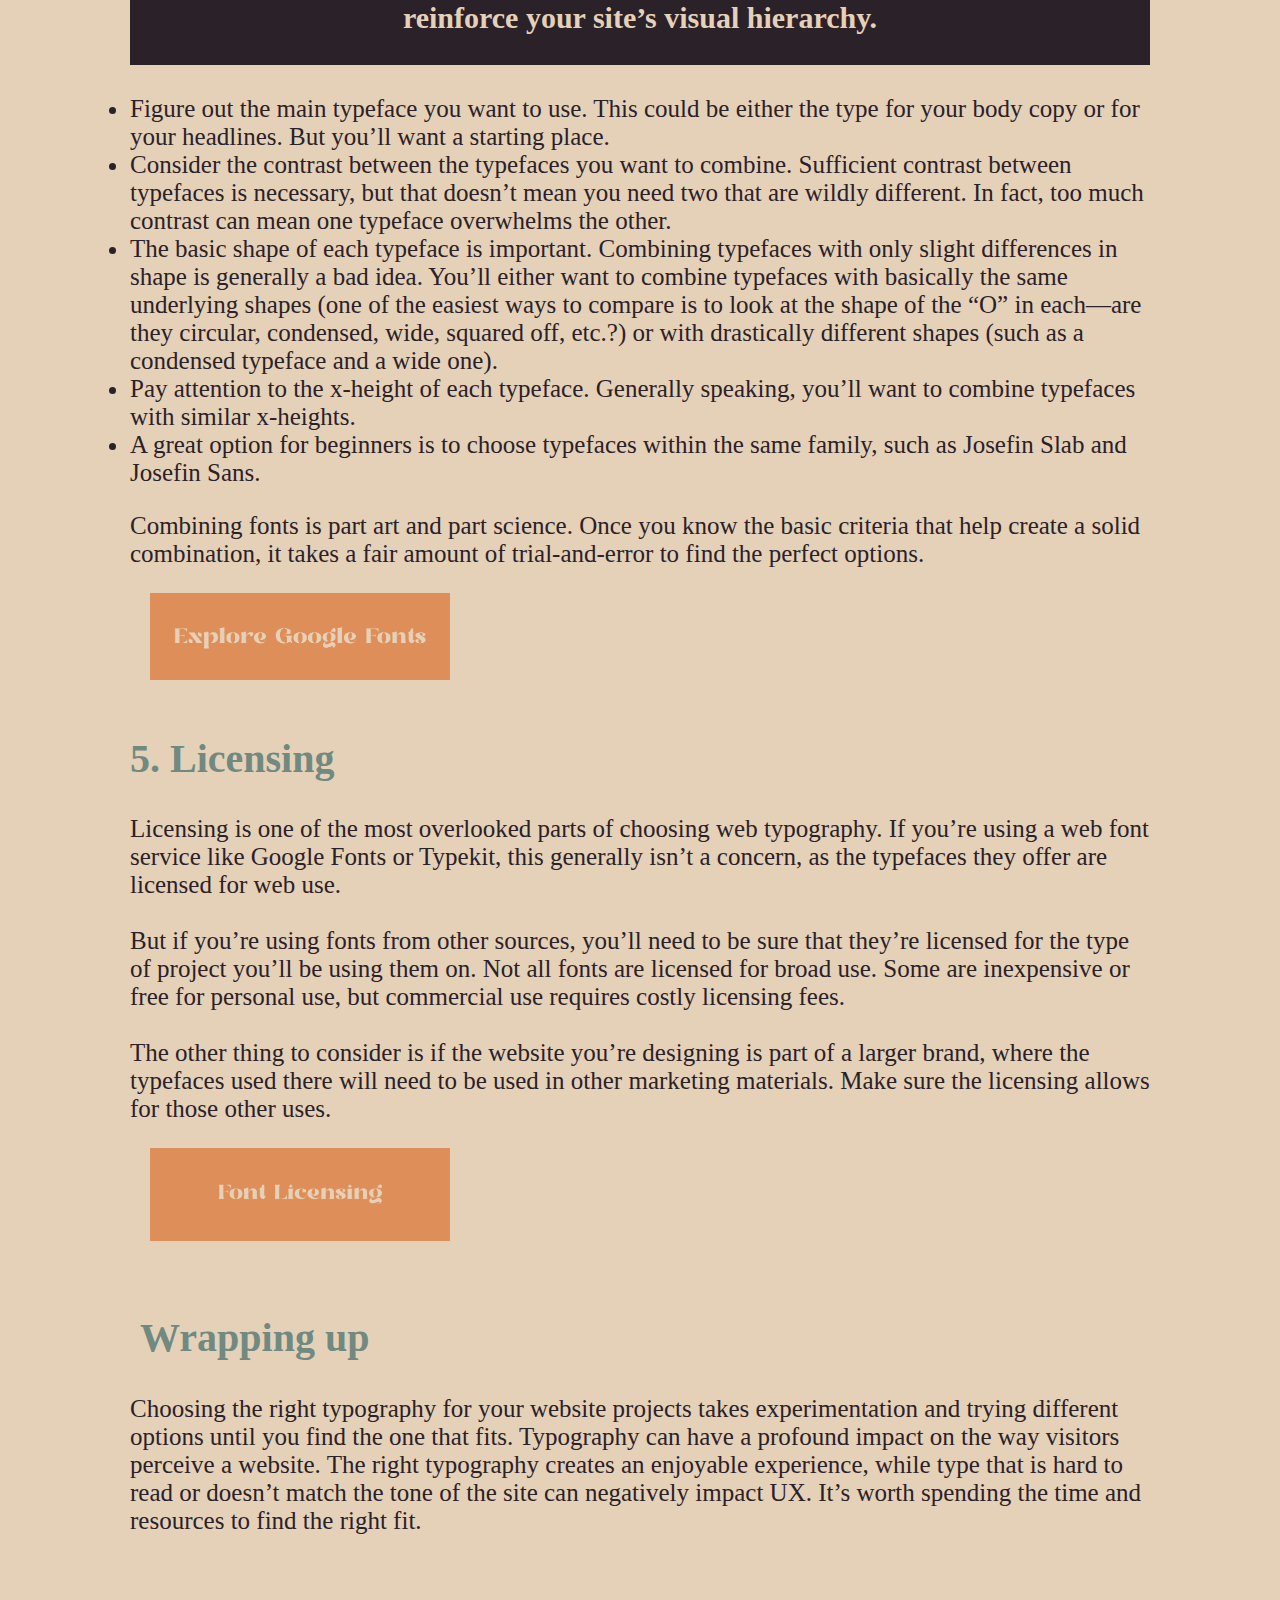
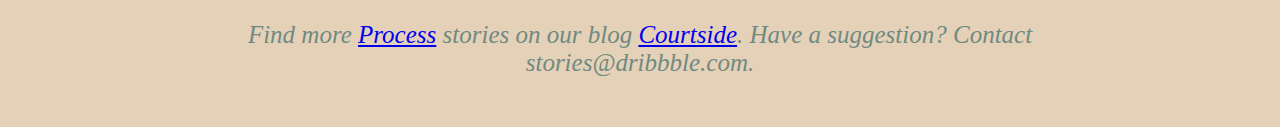
<file: typography.html>
<!doctype html>
<html>
<head>
<meta charset="UTF-8">
<title>website 2</title>
<link href="stylesheet.css" rel="stylesheet" type="text/css">
<style type="text/css">
body {
    background-color: #E5D1B8;
    margin-left: 50px;
    margin-top: 50px;
    margin-right: 50px;
    margin-bottom: 50px;
}
</style>
</head>

<body>

	
	
	
	<div class="container nav">
	  <p style="font-family: 'Playfair Display Regular Black'; font-size: 20px;"><a href="index.html">ABOUT</a>&nbsp; &nbsp; &nbsp; <a href="color.html">COLOR</a>&nbsp; &nbsp; &nbsp;<a href="principles.html">PRINCIPLES</a>&nbsp; &nbsp; &nbsp; <a href="typography.html">TYPOGRAPHY</a></p>
</div>
	
<img src="typography.png" width="1350" alt=""/>
	<h1 class="head3">Choosing Typography for Web Design: 5 Things You Need to Consider</h1>
	<h2 class="typh2">by <a href="https://dribbble.com/reneefleck">Renee Fleck</a> in <a href="https://dribbble.com/stories/categories/process">Process</a> 
<br>August 17, 2020</h2>
	<br> 
<p class="typ1">Aside from the <a href="https://dribbble.com/stories/2018/12/19/choosing-colors-for-web-design-a-practical-ui-color-application-guide">color palette</a>, the typography of a website is one of the most important and impactful influencers of user experience. The right typefaces elevate a design and make the content pleasant to read. The wrong typography, well, does the opposite and can ruin the visitor’s experience (and cause them to look for alternative websites).&nbsp;</p>
	<p class="typ1">
	  There are a number of things to consider when choosing typefaces for a website design. Let’s get straight into it.</p>
	<br>
    <img src="typimage.png" width="1350"  alt=""/>
<h2 class="typ3">Planning Your Web Typography</h2>
<p class="typ4">Before you start diving into which fonts you want to use for a website, it’s important to plan out your typography. You need to have a solid understanding of how the typefaces you choose will be used.</p>
	<p class="typ4">
	  How many heading levels will there be? What about meta text for things like bylines on articles or things like photo captions? Will there be different body text sizes for different sections of the site? Are there any instances of big typography, such as over hero images?
		
		<br>
		<br>
	  Make a list of what you need so that when you start exploring typefaces you can look at how they’ll appear at different sizes and in different styles based on your actual project, and not some theoretical idea of what’s necessary.</p>
	<br>
	<h2 class="typh3">1. Tone and Mood</h2>
	<p class="typp2">One of the most important determinations when planning the typography for any website is to decide what the tone and mood of the site should be. Is it formal or casual? Playful or serious? Modern or traditional?

<br>
		<br>Once you know the tone the project should have, you can eliminate a lot of typeface options. You’re not going to use a font like Baskerville for a playful, modern site. Just like you wouldn’t use Futura for a site that’s supposed to be formal and traditional.</p>
<h3 class="typhh3">"Decide what the tone and mood of the site should be. Is it formal or casual? Playful or serious? Modern or traditional?</h3>
<img src="toneandmood.png" width="1350"  alt=""/>
<p class="typp2">Create a list of typefaces that seem to fit the tone of your project to refer to as you move through the rest of the considerations below. When you have a narrower list of appropriate choices (as opposed to the tens of thousands of typefaces available), it speeds up the process of narrowing down to your final typeface selections.</p>
	
<br>
	
	<h2 class="typph2">2. Readability</h2>
<p class="typp2">People often confuse legibility and readability. Legibility is how easily recognizable each letterform is within a typeface. Readability, though, is how easy the typeface actually is to read (especially in large blocks of text) and depends on a number of factors. 
		<br>
	  <br>The legibility of a typeface definitely affects its readability. But so do factors like the size of the typeface, contrast with the background, the weight of the font, and other visual factors.<br>
		
<br>A typeface that is perfectly readable at one size may become hard to read at a different size. This is why it’s important to understand how your typographic content will be used in your actual design before choosing a typeface.

</p>
	<br>
<h2 class="typph2">3. Scale</h2>
<p class="typp2">Not all typefaces look good at all sizes. Some typefaces that are super readable and look great for body copy end up boring when used for headings or titles. The opposite is also true: display typefaces that look great as titles or headings are often unreadable when used for body text.</p>
	<h3 class="typhh3">"Knowing the scale at which you will use the typefaces in your design allows for more informed design decisions.</h3>
	<br>
	
<h2 class="typph2">4. Combining Typefaces</h2>
<p class="typp2">There’s nothing that says you have to use more than one typeface (or type family) in your design. There are some excellent examples of websites that only use one typeface, such as the <a href="https://stripe.com">Stripe</a>
 site or <a href="https://ayakaito.com">Akaya B. Ito’s site</a>. <br>
<br>That said, using more than one typeface is a great way to add both visual interest and reinforce your site’s visual hierarchy. There are a few things to consider when picking typefaces to use together:</p>
	<h3 class="typhh3">"Using more than one typeface is a great way to add both visual interest and reinforce your site’s visual hierarchy.
</h3>

	
	<li class="typp2"><strong>Figure out the main typeface you want to use</strong>. This could be either the type for your body copy or for your headlines. But you’ll want a starting place.
</li>
	<li class="typp2"><strong>Consider the contrast between the typefaces you want to combine</strong>. Sufficient contrast between typefaces is necessary, but that doesn’t mean you need two that are wildly different. In fact, too much contrast can mean one typeface overwhelms the other.</li>
	<li class="typp2"><strong>The basic shape of each typeface is important</strong>. Combining typefaces with only slight differences in shape is generally a bad idea. You’ll either want to combine typefaces with basically the same underlying shapes (one of the easiest ways to compare is to look at the shape of the “O” in each—are they circular, condensed, wide, squared off, etc.?) or with drastically different shapes (such as a condensed typeface and a wide one).</li>
	<li class="typp2"><strong>Pay attention to the x-height of each typeface</strong>. Generally speaking, you’ll want to combine typefaces with similar x-heights.</li>
	<li class="typp2"><strong>A great option for beginners is to choose typefaces within the same family, </strong>such as Josefin Slab and Josefin Sans.</li>
<p class="typp2">Combining fonts is part art and part science. Once you know the basic criteria that help create a solid combination, it takes a fair amount of trial-and-error to find the perfect options.

</p>
	<a href="https://fonts.google.com"><img src="exploregooglefonts.png" alt="" width="300" class="button11"></a><br>
	<br>
<h2 class="typph2">5. Licensing</h2>
<p class="typp2">Licensing is one of the most overlooked parts of choosing web typography. If you’re using a web font service like Google Fonts or Typekit, this generally isn’t a concern, as the typefaces they offer are licensed for web use.
<br>
<br>But if you’re using fonts from other sources, you’ll need to be sure that they’re licensed for the type of project you’ll be using them on. Not all fonts are licensed for broad use. Some are inexpensive or free for personal use, but commercial use requires costly licensing fees.
<br>
<br>The other thing to consider is if the website you’re designing is part of a larger brand, where the typefaces used there will need to be used in other marketing materials. Make sure the licensing allows for those other uses.</p>


<a href="https://www.monotype.com/font-licensing-hub"><img src="fontlicensing.png" alt="" width="300" class="button11"></a><br>
	<br>
    <br><h2 class="typph2">&nbsp;Wrapping up 
    </h2>
<p class="typp2">Choosing the right typography for your website projects takes experimentation and trying different options until you find the one that fits. Typography can have a profound impact on the way visitors perceive a website. The right typography creates an enjoyable experience, while type that is hard to read or doesn’t match the tone of the site can negatively impact UX. It’s worth spending the time and resources to find the right fit.</p>
	<br>
	<br>
	<h3 class="typh33"><em class="bottom">Find more <a href="https://dribbble.com/stories/categories/process">Process</a> stories on our blog <a href="https://dribbble.com/stories">Courtside</a>. Have a suggestion? Contact stories@dribbble.com.</em></h3>

</body>
</html>
</file>
<file: stylesheet.css>
@charset "UTF-8";
.nav {
    /* [disabled]background-color: #708A81; */
    color: #708A81;
}
style>
a:link, a:visited {
  background-color: #708A81;
  color: #2B2128;
  padding: 15px 25px;
  text-align: center;
  text-decoration: none;
  display: inline-block;
}

a:hover, a:active {
  background-color: #DD8E58;
}.head2 {
    color: #708A81;
    font-family: Baskerville, "Palatino Linotype", Palatino, "Century Schoolbook L", "Times New Roman", serif;
    font-size: 65px;
    margin-left: 80px;
    margin-right: 80px;
}
.head3 {
    color: #708A81;
    font-family: Baskerville, "Palatino Linotype", Palatino, "Century Schoolbook L", "Times New Roman", serif;
    font-size: 65px;
    margin-left: 80px;
    margin-right: 80px;
}
.typ.h2 {
    color: #317DFF;
}
.typh2 {
    color: #2B2128;
    font-family: Baskerville, "Palatino Linotype", Palatino, "Century Schoolbook L", "Times New Roman", serif;
    font-weight: lighter;
    margin-left: 80px;
    margin-right: 80px;
    font-size: 20px;
}
.typ1 {
    margin-left: 80px;
    margin-right: 80px;
    color: #2B2128;
    font-family: Baskerville, "Palatino Linotype", Palatino, "Century Schoolbook L", "Times New Roman", serif;
    font-size: 25px;
    font-weight: 200;
}
.typ3 {
    color: #708A81;
    font-family: Baskerville, "Palatino Linotype", Palatino, "Century Schoolbook L", "Times New Roman", serif;
    font-size: 40px;
    font-weight: 600;
    margin-left: 80px;
}
.typ4 {
    margin-left: 80px;
    margin-right: 80px;
    color: #2B2128;
    font-family: Baskerville, "Palatino Linotype", Palatino, "Century Schoolbook L", "Times New Roman", serif;
    font-size: 25px;
    font-weight: 200;
}
.typh3 {
    color: #708A81;
    font-family: Baskerville, "Palatino Linotype", Palatino, "Century Schoolbook L", "Times New Roman", serif;
    font-weight: 600;
    font-size: 40px;
    margin-left: 80px;
    margin-right: 80px;
}
.typp1 {
    color: #2B2128;
    font-family: Baskerville, "Palatino Linotype", Palatino, "Century Schoolbook L", "Times New Roman", serif;
    font-weight: 200;
    font-size: 25px;
    margin-left: 80px;
    margin-right: 80px;
}
.typhh3 {
    margin-left: 80px;
    margin-right: 80px;
    text-align: center;
    font-size: 30px;
    font-weight: bold;
    color: #E5D1B8;
    font-family: "Trophy Regular";
    background-color: #2B2128;
    padding-top: 30px;
    padding-bottom: 30px;
    padding-left: 20px;
    padding-right: 20px;
}
.typp2 {
    color: #2B2128;
    font-family: Baskerville, "Palatino Linotype", Palatino, "Century Schoolbook L", "Times New Roman", serif;
    font-weight: 200;
    font-size: 25px;
    margin-left: 80px;
    margin-right: 80px;
}
.typph2 {
    color: #708A81;
    font-family: Baskerville, "Palatino Linotype", Palatino, "Century Schoolbook L", "Times New Roman", serif;
    font-weight: 600;
    font-size: 40px;
    margin-left: 80px;
    margin-right: 80px;
}
maintext {
    color: #2B2128;
    font-family: Baskerville, "Palatino Linotype", Palatino, "Century Schoolbook L", "Times New Roman", serif;
    font-weight: 200;
    font-size: 25px;
    margin-left: 80px;
    margin-right: 80px;
}
.image.author {
    text-align: center;
    float: left;
    margin-left: 80px;
    margin-right: 80px;
}
.authortext {
    float: right;
}
.typh33 {
    margin-left: 120px;
    margin-right: 120px;
    text-align: center;
    color: #708A81;
    font-family: "Trophy Regular";
    font-size: 25px;
    font-weight: lighter;
}
.bottom {
}
.button1 {
    margin-left: 120px;
    font-family: "Trophy Regular";
    color: #E5D1B8;
    background-color: #DD8E58;
    background-image: url(url);
    font-size: 25px;
    padding-top: 20px;
    padding-bottom: 20px;
    padding-left: 20px;
    padding-right: 20px;
    border-radius: 20px;
    -webkit-box-shadow: inset 30px 30px 10px #DD8E58;
    box-shadow: inset 30px 30px 10px #DD8E58;
}
.button2 {
    font-family: "Trophy Regular";
    font-size: 25px;
    background-color: #DD8E58;
    color: #E5D1B8;
    border-radius: 20px;
    padding-top: 5px;
    padding-bottom: 5px;
    padding-left: 5px;
    padding-right: 5px;
    text-align: center;
}
.toneimage {
    margin-left: 85px;
    margin-right: 80px;
    float: inherit
}
.list {
    margin-left: 250px;
    margin-right: 600px;
    background-color: #C1946D;
    background-size: auto auto;
    border-radius: 10px;
    padding-left: 30px;
    padding-right: 30px;
    padding-top: 10px;
    padding-bottom: 10px;
    font-family: "Trophy Regular";
    font-style: oblique;
    font-weight: 600;
    color: #E5D1B8;
    font-size: 25px;
    text-align: left;
}
.tpph2 {
}
.li {
}
.negativeimage {
    margin-left: 80px;
    margin-right: 80px;
    padding-top: 30px;
    padding-bottom: 30px;
}
.button11 {
    margin-left: 100px;
    -webkit-box-shadow: inset 0px 0px;
    box-shadow: inset 0px 0px;
}
</file>
